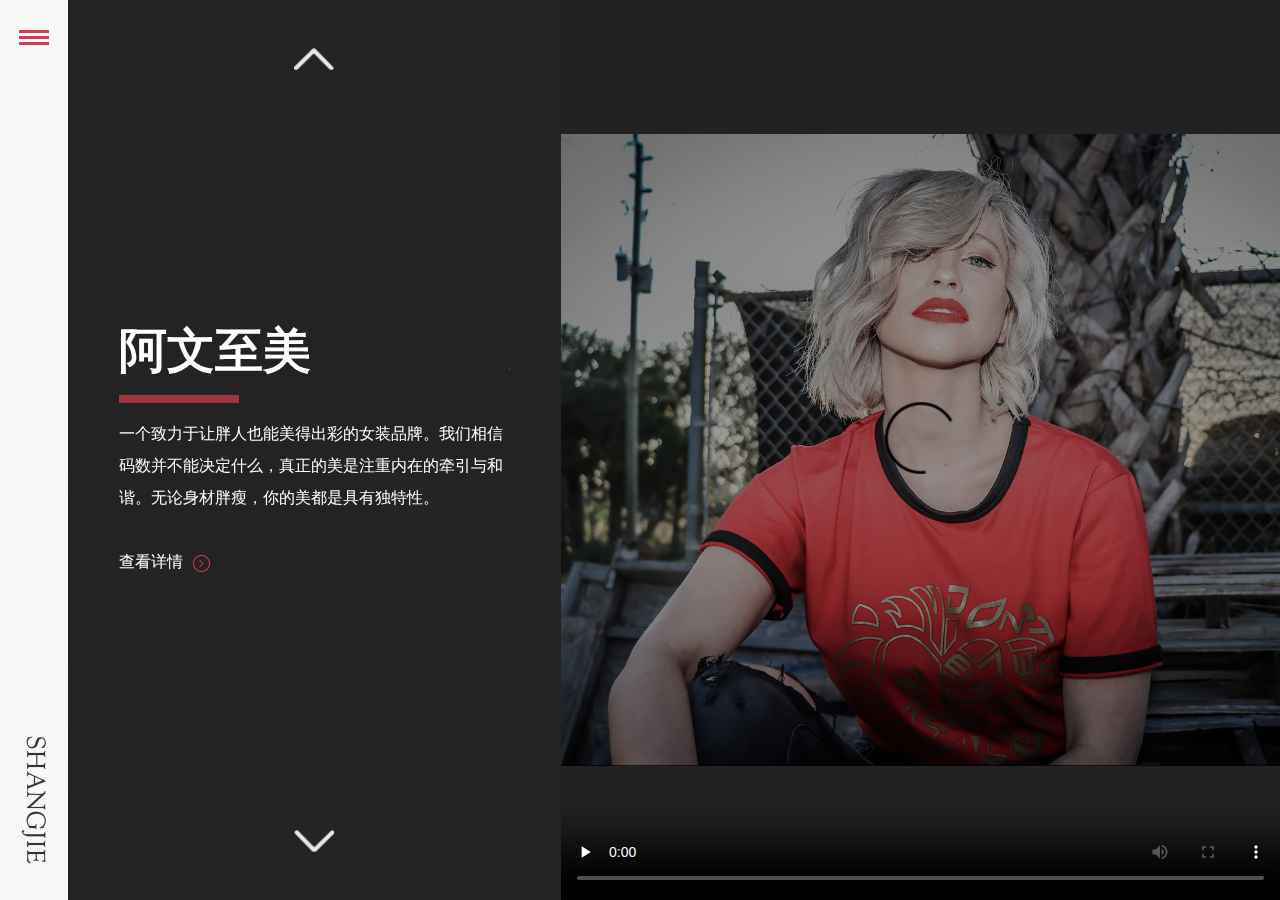
<file: index.html>
<!DOCTYPE html>
<html lang="en">

	<head>
		<meta charset="UTF-8">
		<meta name="viewport" content="initial-scale=1, maximum-scale=1, minimum-scale=1, user-scalable=no">
		<title>首页</title>
		<script type="text/javascript" src="http://cdn.webfont.youziku.com/wwwroot/js/wf/youziku.api.min.js"></script>
		<script src="./js/swiper-4.3.2.min.js"></script>
		<script src="./js/jquery-1.11.3.min.js"></script>
		<script type="text/javascript" src="js/rem.js"></script>
		<script type="text/javascript" src="js/fastclick.js"></script>
		<link rel="stylesheet" href="./css/style.css">
	</head>
	<script type="text/javascript" src="./js/click.js"></script>

	<body data="home">
		<div class="wrapper">
			<div class="nav">
				<div class="menu"><img src="./img/menu.png" alt=""></div>
				<div class="name"><img src="./img/name.png" alt=""></div>
			</div>
			<div class="text">
				<div class="text-container">
					<div class="swiper-wrapper">
						<div class="swiper-slide">
							<div class="box-wrapper">
								<h1>阿文至美</h1>
								<div class="border"></div>
								<p>一个致力于让胖人也能美得出彩的女装品牌。我们相信码数并不能决定什么，真正的美是注重内在的牵引与和谐。无论身材胖瘦，你的美都是具有独特性。</p>
								<br>
								<a href="./html/brand.html">查看详情<img src="./img/more-btn.png" alt=""></a>
							</div>
						</div>
						<div class="swiper-slide">
							<div class="box-wrapper">
								<h1>九橫九竖</h1>
								<div class="border"></div>
								<p>一个致力于让胖人也能美得出彩的女装品牌。我们相信码数并不能决定什么，真正的美是注重内在的牵引与和谐。无论身材胖瘦，你的美都是具有独特性。</p>
								<br>
								<a href="./html/brand.html">查看详情<img src="./img/more-btn.png" alt=""></a>
							</div>
						</div>
						<div class="swiper-slide">
							<div class="box-wrapper">
								<h1>阿文至美</h1>
								<div class="border"></div>
								<p>一个致力于让胖人也能美得出彩的女装品牌。我们相信码数并不能决定什么，真正的美是注重内在的牵引与和谐。无论身材胖瘦，你的美都是具有独特性。</p>
								<br>
								<a href="./html/brand.html">查看详情<img src="./img/more-btn.png" alt=""></a>
							</div>
						</div>
						<div class="swiper-slide">
							<div class="box-wrapper">
								<h1>阿文至美</h1>
								<div class="border"></div>
								<p>一个致力于让胖人也能美得出彩的女装品牌。我们相信码数并不能决定什么，真正的美是注重内在的牵引与和谐。无论身材胖瘦，你的美都是具有独特性。</p>
								<br>
								<a href="./html/brand.html">查看详情<img src="./img/more-btn.png" alt=""></a>
							</div>
						</div>
						<div class="swiper-slide">
							<div class="box-wrapper">
								<h1>视频展示<span class="play-logo"><img src="./img/play-logo.png" alt="" /></span></h1>
								<div class="border"></div>
								<p>我们始终相信码数不能决定什么，细节设计，穿着自信自在才是产品的设计灵魂。</p>
								<br>
								<a href="./html/video.html">更多视频<img src="./img/more-btn.png" alt=""></a>
							</div>
						</div>
					</div>
				</div>
				<div class="text-button-prev"></div>
				<div class="text-button-next"></div>
			</div>
			<div class="show">
				<div class="show-container">
					<div class="swiper-wrapper">
						<div class="swiper-slide">
							<video src="./video/show.mp4" width="100%" height="100%" type="video/mp4" poster="./img/video-bg.jpg" preload="none" controls="controls" id="h-video"></video>
						</div>
						<div class="swiper-slide" style="background: url('./img/bg1.jpg') no-repeat center center;background-size: cover"></div>
						<div class="swiper-slide" style="background: url('./img/bg1.jpg') no-repeat center center;background-size: cover"></div>
						<div class="swiper-slide" style="background: url('./img/bg1.jpg') no-repeat center center;background-size: cover"></div>
						<div class="swiper-slide" style="background: url('./img/bg1.jpg') no-repeat center center;background-size: cover"></div>
					</div>
					<div class="swiper-pagination"></div>
				</div>
			</div>
		</div>
		<div class="navigation">
			<div class="nav-fork"><img src="./img/nav-fork.png" alt=""></div>
			<a class="logo" href="./index.html"><img src="./img/logo.png" alt=""></a>
			<div class="box">
				<ul class="first-nav">
					<li>
						<a href="./index.html">首页</a>
					</li>
					<li class="click-nav">
						<a href="javascript:void(0)">旗下品牌</a>
						<img src="./img/nav-arrow.png" alt="">
					</li>
					<!--<li>
						<a href="./html/products.html">产品展示</a>
					</li>-->
					<li class="click-nav">
						<a href="javascript:void(0)">视频展示</a>
						<img src="./img/nav-arrow.png" alt="">
					</li>
					<li class="click-nav">
						<a href="javascript:void(0)">走进裳界</a><img src="./img/nav-arrow.png" alt=""></li>
					<li>
						<a href="./html/join.html">加盟裳界</a>
					</li>
					<li>
						<a href="./html/question.html">常见问题</a>
					</li>
				</ul>
				<ul class="second-nav">
					<li class="one">
						<a href="javascript:void(0)"><img src="./img/nav-arrow-two.png" alt=""><span>旗下品牌</span></a>
					</li>
					<li class="click-nav-two">
						<a href="javascript:void(0)">九横九竖</a>
						<img src="./img/nav-arrow.png" alt="">
					</li>
					<li class="click-nav-two">
						<a href="javascript:void(0)">阿文至美</a>
						<img src="./img/nav-arrow.png" alt="">
					</li>
					<li class="click-nav-two">
						<a href="javascript:void(0)">宽松时代</a>
						<img src="./img/nav-arrow.png" alt="">
					</li>
				</ul>
				<ul class="second-nav">
					<li class="one">
						<a href="javascript:void(0)"><img src="./img/nav-arrow-two.png" alt=""><span>视频展示</span></a>
					</li>
					<li>
						<a href="./html/video.html">公司介绍</a>
					</li>
					<li>
						<a href="./html/video.html">当季主推</a>
					</li>
				</ul>
				<ul class="second-nav">
					<li class="one">
						<a href="javascript:void(0)"><img src="./img/nav-arrow-two.png" alt=""><span>走进裳界</span></a>
					</li>
					<li>
						<a href="./html/about.html">关于我们</a>
					</li>
					<!--<li>
						<a href="./html/news.html">公司新闻</a>
					</li>-->
					<li>
						<a href="">潮流资讯</a>
					</li>
				</ul>
				<ul class="third-nav">
					<li class="two">
						<a href="javascript:void(0)"><img src="./img/nav-arrow-two.png" alt=""><span>九横九竖</span></a>
					</li>
					<li>
						<a href="./html/brandStory.html">品牌故事</a>
					</li>
					<li class="click-nav-three">
						<a href="./html/products.html">产品展示</a>
					</li>
				</ul>
				<ul class="third-nav">
					<li class="two">
						<a href="javascript:void(0)"><img src="./img/nav-arrow-two.png" alt=""><span>阿文至美</span></a>
					</li>
					<li>
						<a href="./html/brandStory.html">品牌故事</a>
					</li>
					<li class="click-nav-three">
						<a href="./html/products2.html">产品展示</a>
					</li>
				</ul>
				<ul class="third-nav">
					<li class="two">
						<a href="javascript:void(0)"><img src="./img/nav-arrow-two.png" alt=""><span>宽松时代</span></a>
					</li>
					<li>
						<a href="./html/brandStory.html">品牌故事</a>
					</li>
					<li class="click-nav-three">
						<a href="./html/products3.html">产品展示</a>
					</li>
				</ul>
				<!--<div class="footer">
					<div class="brand-logo">
						<a href=""><img src="./img/jiuhengjiushu.png" alt=""></a>
						<a href=""><img src="./img/awenzhimei.png" alt=""></a>
						<a href=""><img src="./img/kuansongshidai.png" alt=""></a>
						<a href=""><img src="./img/awenliwai.png" alt=""></a>
					</div>
					<p>
						©2018 ALL RIGHTS RESERVED.<br> 粤ICP备17132424号
						<br>
						<a href="http://www.2000new.com/">新际网络</a>
						<br>
					</p>
				</div>-->
			</div>
		</div>

	</body>
	<!--导航栏-->
	<script type="text/javascript" src="./js/nav.js"></script>
	<script>
		//webfont字体
		$youziku.load("body", "db5abd212b814f6a9108042c3cd11527", "SiYuanRegular");
		$youziku.load(".wrapper .text .text-container .swiper-wrapper .swiper-slide .box-wrapper h1", "c7292dcc93cd4bdb8d28f6356395edf7", "SourceHanSerif-H");
		$youziku.draw();
		//轮播
		var text = new Swiper('.text-container', {
			direction: 'vertical',
			speed: 1000,
			slidesPerView: 1,
			mousewheel: true,
			autoHeight: true,
			navigation: {
				nextEl: '.text-button-next',
				prevEl: '.text-button-prev',
			},
			pagination: {
				el: '.swiper-pagination',
				clickable: true,
			},
			controller: {
				inverse: true,
			},
		})
		var show = new Swiper('.show-container', {
			direction: 'vertical',
			slidesPerView: 1,
			speed: 1000,
			mousewheel: true,
			autoHeight: true,
			initialSlide: 4,
			controller: {
				inverse: true,
			},
		})
		text.controller.control = show
		show.controller.control = text
	</script>
	<!--手机端-->
	<script type="text/javascript">
		var text = new Swiper('.mobile-swiper', {
			direction: 'vertical',
			slidesPerView: 'auto',
			spaceBetween: 0,
			speed: 1000,
			autoHeight: true,
			mousewheel: true,
		})
		var hVideo = document.getElementById("h-video")
		if($(".play-logo").css("display") == "block") {
			hVideo.controls = false;
			$(".play-logo").click(function() {
				if(hVideo.paused) {
//					$(".text").css("display", "none")
					hVideo.play()
				}
			})
			$("#h-video").click(function(){
//				$(".text").css("display", "block")
				hVideo.pause()
			})
		}else if(hVideo.paused){
			$(".text").css("display", "block")
		}
		
	</script>

</html>
</file>
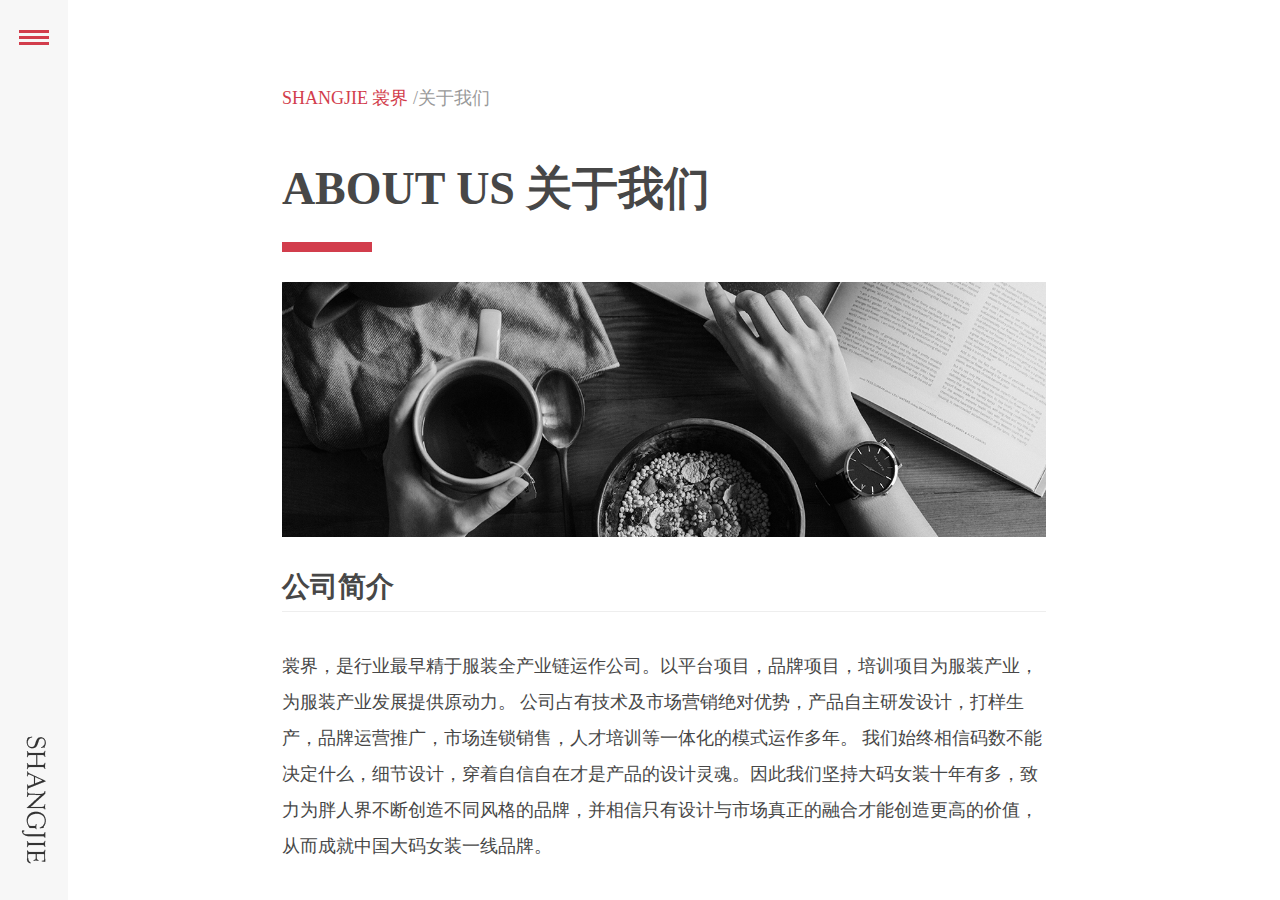
<file: html/about.html>
<!DOCTYPE html>
<html lang="en">

	<head>
		<meta charset="UTF-8">
		<meta name="viewport" content="initial-scale=1, maximum-scale=1, minimum-scale=1, user-scalable=no">
		<title>关于我们</title>
		<script type="text/javascript" src="http://cdn.webfont.youziku.com/wwwroot/js/wf/youziku.api.min.js"></script>
		<script src="../js/swiper-4.3.2.min.js"></script>
		<script src="../js/jquery-1.11.3.min.js"></script>
		<script type="text/javascript" src="../js/fastclick.js" ></script>
		<script type="text/javascript" src="../js/rem.js" ></script>
		<link rel="stylesheet" href="../css/style.css">
	</head>
	<script type="text/javascript" src="../js/click.js" ></script>
	<body data="about">
		<div class="wrapper">
			<div class="nav">
				<div class="menu"><img src="../img/menu.png" alt=""></div>
				<div class="name"><img src="../img/name.png" alt=""></div>
			</div>
			<div class="page">
				<div class="page-nav">
					<a href="../index.html">SHANGJIE 裳界</a>
					/关于我们
				</div>
				<h1>ABOUT US  关于我们</h1>
				<div class="border"></div>
				<div class="about-page">
					<img src="../img/about-bg1.jpg" alt="" />
					<br />
					<h2>公司简介</h2>
					<div class="small-border"></div>
					<br />
					<p>
						裳界，是行业最早精于服装全产业链运作公司。以平台项目，品牌项目，培训项目为服装产业，为服装产业发展提供原动力。 公司占有技术及市场营销绝对优势，产品自主研发设计，打样生产，品牌运营推广，市场连锁销售，人才培训等一体化的模式运作多年。 我们始终相信码数不能决定什么，细节设计，穿着自信自在才是产品的设计灵魂。因此我们坚持大码女装十年有多，致力为胖人界不断创造不同风格的品牌，并相信只有设计与市场真正的融合才能创造更高的价值，从而成就中国大码女装一线品牌。
					</p>
					<br />
					<br />
				</div>
				<div class="about-page">
					<img src="../img/about-bg2.jpg" alt="" />
					<br />
					<h2>设计理念</h2>
					<div class="small-border"></div>
					<br />
					<p>
						每一个设计非一蹴而就是触摸生活，聆听内心从中撷取智慧与能量反复琢磨、推敲，一点一滴汇集于服装。
					</p>
					<br />
					<br />
				</div>
				<div class="about-page">
					<img src="../img/about-bg3.jpg" alt="" />
					<br />
					<h2>核心团队</h2>
					<div class="small-border"></div>
					<br />
					<p>
						裳界拥有数十名专业设计师，平均年龄30岁，阅历丰富而勇于创新的他们随时穿梭于巴黎、米兰、纽约、东京等时装之都的各大秀场及城市街头去捕捉当下流行的最时尚元素。
					</p>
					<br />
					<br />
				</div>
				<div class="about-page">
					<img src="../img/about-bg4.jpg" alt="" />
					<br />
					<h2>制作工艺</h2>
					<div class="small-border"></div>
					<br />
					<p>
						裳界传承高级定制的工艺方法，360°精良制衣。进口优质面料，简欧廓型，精细版型工艺，以足够的耐心和专注，保证美感贯穿如一，为衣服注入生命。这是创作之旅的句号，亦是穿衣之旅的开始。
					</p>
					<br />
					<br />
				</div>
				<div class="small-border"></div>
				<div class="radius-wrapper">
					<div class="radius">
						<i class="iconfont icon-shangxiajiantou1"></i>
					</div>
				</div>
			</div>
		</div>
		<div class="navigation">
			<div class="nav-fork"><img src="../img/nav-fork.png" alt=""></div>
			<a class="logo" href="../index.html"><img src="../img/logo.png" alt=""></a>
			<div class="box">
				<ul class="first-nav">
					<li>
						<a href="../index.html">首页</a>
					</li>
					<li class="click-nav">
						<a href="javascript:void(0)">旗下品牌</a>
						<img src="../img/nav-arrow.png" alt="">
					</li>
					<!--<li>
						<a href="./html/products.html">产品展示</a>
					</li>-->
					<li class="click-nav">
						<a href="javascript:void(0)">视频展示</a>
						<img src="../img/nav-arrow.png" alt="">
					</li>
					<li class="click-nav">
						<a href="javascript:void(0)">走进裳界</a><img src="../img/nav-arrow.png" alt=""></li>
					<li>
						<a href="./join.html">加盟裳界</a>
					</li>
					<li>
						<a href="./question.html">常见问题</a>
					</li>
				</ul>
				<ul class="second-nav">
					<li class="one">
						<a href="javascript:void(0)"><img src="../img/nav-arrow-two.png" alt=""><span>旗下品牌</span></a>
					</li>
					<li class="click-nav-two">
						<a href="javascript:void(0)">九横九竖</a>
						<img src="../img/nav-arrow.png" alt="">
					</li>
					<li class="click-nav-two">
						<a href="javascript:void(0)">阿文至美</a>
						<img src="../img/nav-arrow.png" alt="">
					</li>
					<li class="click-nav-two">
						<a href="javascript:void(0)">宽松时代</a>
						<img src="../img/nav-arrow.png" alt="">
					</li>
				</ul>
				<ul class="second-nav">
					<li class="one">
						<a href="javascript:void(0)"><img src="../img/nav-arrow-two.png" alt=""><span>视频展示</span></a>
					</li>
					<li>
						<a href="./video.html">公司介绍</a>
					</li>
					<li>
						<a href="./video.html">当季主推</a>
					</li>
				</ul>
				<ul class="second-nav">
					<li class="one">
						<a href="javascript:void(0)"><img src="../img/nav-arrow-two.png" alt=""><span>走进裳界</span></a>
					</li>
					<li>
						<a href="./about.html">关于我们</a>
					</li>
					<!--<li>
						<a href="./html/news.html">公司新闻</a>
					</li>-->
					<li>
						<a href="">潮流资讯</a>
					</li>
				</ul>
				<ul class="third-nav">
					<li class="two">
						<a href="javascript:void(0)"><img src="../img/nav-arrow-two.png" alt=""><span>九横九竖</span></a>
					</li>
					<li>
						<a href="./brandStory.html">品牌故事</a>
					</li>
					<li class="click-nav-three">
						<a href="./products.html">产品展示</a>
					</li>
				</ul>
				<ul class="third-nav">
					<li class="two">
						<a href="javascript:void(0)"><img src="../img/nav-arrow-two.png" alt=""><span>阿文至美</span></a>
					</li>
					<li>
						<a href="./brandStory.html">品牌故事</a>
					</li>
					<li class="click-nav-three">
						<a href="./products2.html">产品展示</a>
					</li>
				</ul>
				<ul class="third-nav">
					<li class="two">
						<a href="javascript:void(0)"><img src="../img/nav-arrow-two.png" alt=""><span>宽松时代</span></a>
					</li>
					<li>
						<a href="./brandStory.html">品牌故事</a>
					</li>
					<li class="click-nav-three">
						<a href="./products3.html">产品展示</a>
					</li>
				</ul>
				<!--<div class="footer">
					<div class="brand-logo">
						<a href=""><img src="../img/jiuhengjiushu.png" alt=""></a>
						<a href=""><img src="../img/awenzhimei.png" alt=""></a>
						<a href=""><img src="../img/kuansongshidai.png" alt=""></a>
						<a href=""><img src="../img/awenliwai.png" alt=""></a>
					</div>
					<p>
						©2018 ALL RIGHTS RESERVED.<br> 粤ICP备17132424号
						<br>
						<a href="http://www.2000new.com/">新际网络</a>
						<br>
					</p>
				</div>-->
			</div>
		</div>

	</body>
	<script type="text/javascript" src="../js/nav.js" ></script>
	<script>
		//webfont字体
		$youziku.load("body", "db5abd212b814f6a9108042c3cd11527", "SiYuanRegular");
		$youziku.draw();
		//导航栏高亮控制
		//返回顶部
		$(".wrapper .page .radius-wrapper").click(function() {
			$(".page").animate({
				scrollTop: 0
			}, 500);
		})
	</script>

</html>
</file>
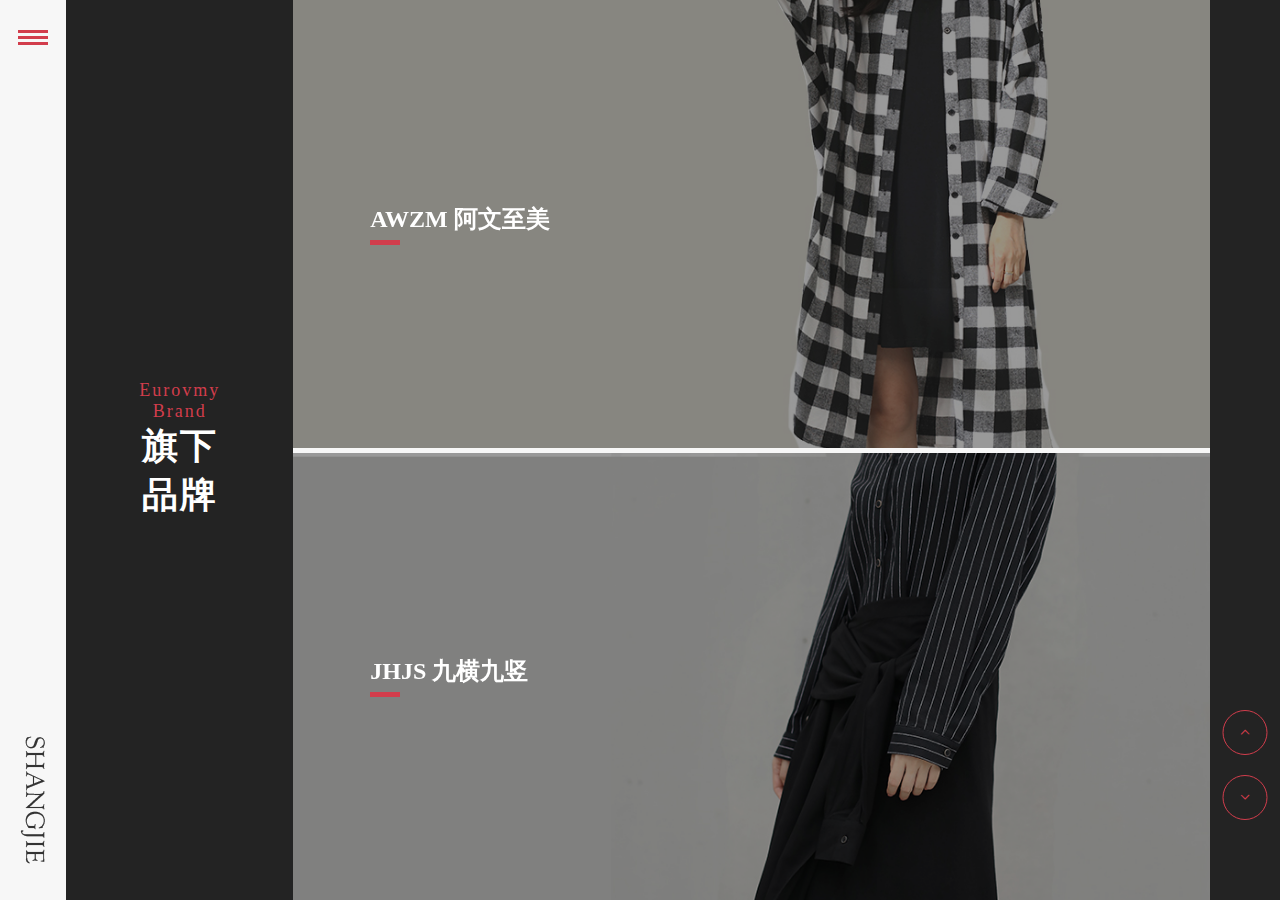
<file: html/brand.html>
<!DOCTYPE html>
<html lang="en">

	<head>
		<meta charset="UTF-8">
		<meta name="viewport" content="initial-scale=1, maximum-scale=1, minimum-scale=1, user-scalable=no">
		<title>旗下品牌</title>
		<script type="text/javascript" src="http://cdn.webfont.youziku.com/wwwroot/js/wf/youziku.api.min.js"></script>
		<script src="../js/swiper-4.3.2.min.js"></script>
		<script src="../js/jquery-1.11.3.min.js"></script>
		<script type="text/javascript" src="../js/fastclick.js"></script>
		<script type="text/javascript" src="../js/rem.js"></script>
		<link rel="stylesheet" href="../css/style.css">
	</head>
	<script type="text/javascript" src="../js/click.js"></script>

	<body data="brand">
		<div class="wrapper brand-wrapper">
			<div class="nav">
				<div class="menu"><img src="../img/menu.png" alt=""></div>
				<div class="name"><img src="../img/name.png" alt=""></div>
			</div>
			<div class="float">
				<div class="brand">
					<div class="brand-text">
						<span>Eurovmy Brand</span>
						<h1>旗下品牌</h1>
					</div>
				</div>
				<div class="brand-right">
					<div class="swiper-wrapper">
						<div class="bg-wrapper swiper-slide" style="background: url('../img/brand-bg1.jpg') no-repeat center center;background-size: cover;">
							<a href="./brandStory.html">
								<div class="bg-title">
									<div class="title-wrapper">
										<h2>AWZM 阿文至美</h2>
										<div class="border"></div>
									</div>
								</div>
							</a>

						</div>
						<div class="bg-wrapper swiper-slide" style="background: url('../img/brand-bg2.jpg') no-repeat center center;background-size: cover;">
							<a href="./brandStory.html">
								<div class="bg-title">
									<div class="title-wrapper">
										<h2>JHJS 九横九竖</h2>
										<div class="border"></div>
									</div>
								</div>
							</a>
						</div>
						<div class="bg-wrapper swiper-slide" style="background: url('../img/brand-bg1.jpg') no-repeat center center;background-size: cover;">
							<a href="./brandStory.html">
								<div class="bg-title">
									<div class="title-wrapper">
										<h2>AWZM 阿文至美</h2>
										<div class="border"></div>
									</div>
								</div>
							</a>

						</div>
						<div class="bg-wrapper swiper-slide" style="background: url('../img/brand-bg2.jpg') no-repeat center center;background-size: cover;">
							<a href="./brandStory.html">
								<div class="bg-title">
									<div class="title-wrapper">
										<h2>JHJS 九横九竖</h2>
										<div class="border"></div>
									</div>
								</div>
							</a>
						</div>
					</div>
				</div>
				<div class="brand-nav">
					<div class="btn-wrapper">
						<div class="radius brand-prev">
							<i class="iconfont icon-shangxiajiantou1"></i>
						</div>
						<div class="radius brand-next">
							<i class="iconfont icon-shangxiajiantou2"></i>
						</div>
					</div>
				</div>
			</div>
		</div>
		<div class="navigation">
			<div class="nav-fork"><img src="../img/nav-fork.png" alt=""></div>
			<a class="logo" href="../index.html"><img src="../img/logo.png" alt=""></a>
			<div class="box">
				<ul class="first-nav">
					<li>
						<a href="../index.html">首页</a>
					</li>
					<li class="click-nav">
						<a href="javascript:void(0)">旗下品牌</a>
						<img src="../img/nav-arrow.png" alt="">
					</li>
					<!--<li>
						<a href="./html/products.html">产品展示</a>
					</li>-->
					<li class="click-nav">
						<a href="javascript:void(0)">视频展示</a>
						<img src="../img/nav-arrow.png" alt="">
					</li>
					<li class="click-nav">
						<a href="javascript:void(0)">走进裳界</a><img src="../img/nav-arrow.png" alt=""></li>
					<li>
						<a href="./join.html">加盟裳界</a>
					</li>
					<li>
						<a href="./question.html">常见问题</a>
					</li>
				</ul>
				<ul class="second-nav">
					<li class="one">
						<a href="javascript:void(0)"><img src="../img/nav-arrow-two.png" alt=""><span>旗下品牌</span></a>
					</li>
					<li class="click-nav-two">
						<a href="javascript:void(0)">九横九竖</a>
						<img src="../img/nav-arrow.png" alt="">
					</li>
					<li class="click-nav-two">
						<a href="javascript:void(0)">阿文至美</a>
						<img src="../img/nav-arrow.png" alt="">
					</li>
					<li class="click-nav-two">
						<a href="javascript:void(0)">宽松时代</a>
						<img src="../img/nav-arrow.png" alt="">
					</li>
				</ul>
				<ul class="second-nav">
					<li class="one">
						<a href="javascript:void(0)"><img src="../img/nav-arrow-two.png" alt=""><span>视频展示</span></a>
					</li>
					<li>
						<a href="./video.html">公司介绍</a>
					</li>
					<li>
						<a href="./video.html">当季主推</a>
					</li>
				</ul>
				<ul class="second-nav">
					<li class="one">
						<a href="javascript:void(0)"><img src="../img/nav-arrow-two.png" alt=""><span>走进裳界</span></a>
					</li>
					<li>
						<a href="./about.html">关于我们</a>
					</li>
					<!--<li>
						<a href="./html/news.html">公司新闻</a>
					</li>-->
					<li>
						<a href="">潮流资讯</a>
					</li>
				</ul>
				<ul class="third-nav">
					<li class="two">
						<a href="javascript:void(0)"><img src="../img/nav-arrow-two.png" alt=""><span>九横九竖</span></a>
					</li>
					<li>
						<a href="./brandStory.html">品牌故事</a>
					</li>
					<li class="click-nav-three">
						<a href="./products.html">产品展示</a>
					</li>
				</ul>
				<ul class="third-nav">
					<li class="two">
						<a href="javascript:void(0)"><img src="../img/nav-arrow-two.png" alt=""><span>阿文至美</span></a>
					</li>
					<li>
						<a href="./brandStory.html">品牌故事</a>
					</li>
					<li class="click-nav-three">
						<a href="./products2.html">产品展示</a>
					</li>
				</ul>
				<ul class="third-nav">
					<li class="two">
						<a href="javascript:void(0)"><img src="../img/nav-arrow-two.png" alt=""><span>宽松时代</span></a>
					</li>
					<li>
						<a href="./brandStory.html">品牌故事</a>
					</li>
					<li class="click-nav-three">
						<a href="./products3.html">产品展示</a>
					</li>
				</ul>
				<!--<div class="footer">
					<div class="brand-logo">
						<a href=""><img src="../img/jiuhengjiushu.png" alt=""></a>
						<a href=""><img src="../img/awenzhimei.png" alt=""></a>
						<a href=""><img src="../img/kuansongshidai.png" alt=""></a>
						<a href=""><img src="../img/awenliwai.png" alt=""></a>
					</div>
					<p>
						©2018 ALL RIGHTS RESERVED.<br> 粤ICP备17132424号
						<br>
						<a href="http://www.2000new.com/">新际网络</a>
						<br>
					</p>
				</div>-->
			</div>
		</div>

	</body>
	<script type="text/javascript" src="../js/nav.js"></script>
	<script>
		//品牌
		var brand = new Swiper('.brand-right', {
			direction: 'vertical',
			slidesPerView: 2,
			speed: 500,
			mousewheel: true,
			autoHeight: true,
			spaceBetween: 5,
			navigation: {
				nextEl: '.brand-next',
				prevEl: '.brand-prev',
			},
			observer: true,
			observeParents: false,
			breakpoints: {
				320: {
					slidesPerView: 3,
				},
				480: {
					slidesPerView: 3,
				},
				640: {
					slidesPerView: 3,
				}
			}
		})
		//webfont字体
		$youziku.load("body", "db5abd212b814f6a9108042c3cd11527", "SiYuanRegular");
		$youziku.draw();
	</script>

</html>
</file>
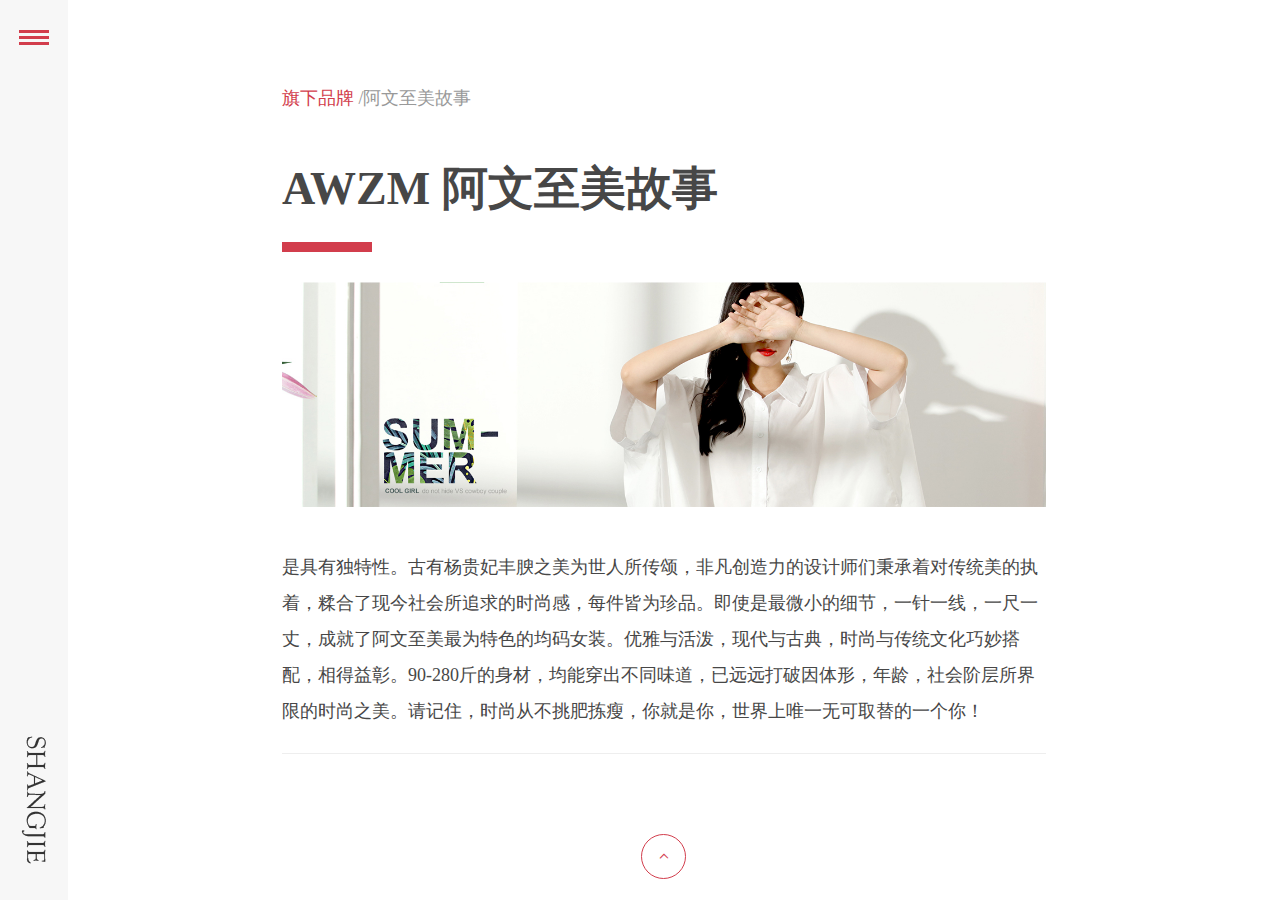
<file: html/brandStory.html>
<!DOCTYPE html>
<html lang="en">

	<head>
		<meta charset="UTF-8">
		<meta name="viewport" content="initial-scale=1, maximum-scale=1, minimum-scale=1, user-scalable=no">
		<title>品牌故事</title>
		<script type="text/javascript" src="http://cdn.webfont.youziku.com/wwwroot/js/wf/youziku.api.min.js"></script>
		<script src="../js/swiper-4.3.2.min.js"></script>
		<script src="../js/jquery-1.11.3.min.js"></script>
		<script type="text/javascript" src="../js/rem.js"></script>
		<script type="text/javascript" src="../js/fastclick.js"></script>
		<link rel="stylesheet" href="../css/style.css">
	</head>
	<script type="text/javascript" src="../js/click.js"></script>

	<body data="brand">
		<div class="wrapper">
			<div class="nav">
				<div class="menu"><img src="../img/menu.png" alt=""></div>
				<div class="name"><img src="../img/name.png" alt=""></div>
			</div>
			<div class="page">
				<div class="page-nav">
					<a href="./brand.html">旗下品牌</a>
					/阿文至美故事
				</div>
				<h1>AWZM 阿文至美故事</h1>
				<div class="border"></div>
				<img src="../img/story-bg.jpg" alt="">
				<p>是具有独特性。古有杨贵妃丰腴之美为世人所传颂，非凡创造力的设计师们秉承着对传统美的执着，糅合了现今社会所追求的时尚感，每件皆为珍品。即使是最微小的细节，一针一线，一尺一丈，成就了阿文至美最为特色的均码女装。优雅与活泼，现代与古典，时尚与传统文化巧妙搭配，相得益彰。90-280斤的身材，均能穿出不同味道，已远远打破因体形，年龄，社会阶层所界限的时尚之美。请记住，时尚从不挑肥拣瘦，你就是你，世界上唯一无可取替的一个你！</p>
				<div class="small-border"></div>
				<div class="radius-wrapper">
					<div class="radius">
						<i class="iconfont icon-shangxiajiantou1"></i>
					</div>
				</div>
			</div>
		</div>
		<div class="navigation">
			<div class="nav-fork"><img src="../img/nav-fork.png" alt=""></div>
			<a class="logo" href="../index.html"><img src="../img/logo.png" alt=""></a>
			<div class="box">
				<ul class="first-nav">
					<li>
						<a href="../index.html">首页</a>
					</li>
					<li class="click-nav">
						<a href="javascript:void(0)">旗下品牌</a>
						<img src="../img/nav-arrow.png" alt="">
					</li>
					<!--<li>
						<a href="./html/products.html">产品展示</a>
					</li>-->
					<li class="click-nav">
						<a href="javascript:void(0)">视频展示</a>
						<img src="../img/nav-arrow.png" alt="">
					</li>
					<li class="click-nav">
						<a href="javascript:void(0)">走进裳界</a><img src="../img/nav-arrow.png" alt=""></li>
					<li>
						<a href="./join.html">加盟裳界</a>
					</li>
					<li>
						<a href="./question.html">常见问题</a>
					</li>
				</ul>
				<ul class="second-nav">
					<li class="one">
						<a href="javascript:void(0)"><img src="../img/nav-arrow-two.png" alt=""><span>旗下品牌</span></a>
					</li>
					<li class="click-nav-two">
						<a href="javascript:void(0)">九横九竖</a>
						<img src="../img/nav-arrow.png" alt="">
					</li>
					<li class="click-nav-two">
						<a href="javascript:void(0)">阿文至美</a>
						<img src="../img/nav-arrow.png" alt="">
					</li>
					<li class="click-nav-two">
						<a href="javascript:void(0)">宽松时代</a>
						<img src="../img/nav-arrow.png" alt="">
					</li>
				</ul>
				<ul class="second-nav">
					<li class="one">
						<a href="javascript:void(0)"><img src="../img/nav-arrow-two.png" alt=""><span>视频展示</span></a>
					</li>
					<li>
						<a href="./video.html">公司介绍</a>
					</li>
					<li>
						<a href="./video.html">当季主推</a>
					</li>
				</ul>
				<ul class="second-nav">
					<li class="one">
						<a href="javascript:void(0)"><img src="../img/nav-arrow-two.png" alt=""><span>走进裳界</span></a>
					</li>
					<li>
						<a href="./about.html">关于我们</a>
					</li>
					<!--<li>
						<a href="./html/news.html">公司新闻</a>
					</li>-->
					<li>
						<a href="">潮流资讯</a>
					</li>
				</ul>
				<ul class="third-nav">
					<li class="two">
						<a href="javascript:void(0)"><img src="../img/nav-arrow-two.png" alt=""><span>九横九竖</span></a>
					</li>
					<li>
						<a href="./brandStory.html">品牌故事</a>
					</li>
					<li class="click-nav-three">
						<a href="./products.html">产品展示</a>
					</li>
				</ul>
				<ul class="third-nav">
					<li class="two">
						<a href="javascript:void(0)"><img src="../img/nav-arrow-two.png" alt=""><span>阿文至美</span></a>
					</li>
					<li>
						<a href="./brandStory.html">品牌故事</a>
					</li>
					<li class="click-nav-three">
						<a href="./products2.html">产品展示</a>
					</li>
				</ul>
				<ul class="third-nav">
					<li class="two">
						<a href="javascript:void(0)"><img src="../img/nav-arrow-two.png" alt=""><span>宽松时代</span></a>
					</li>
					<li>
						<a href="./brandStory.html">品牌故事</a>
					</li>
					<li class="click-nav-three">
						<a href="./products3.html">产品展示</a>
					</li>
				</ul>
				<!--<div class="footer">
					<div class="brand-logo">
						<a href=""><img src="../img/jiuhengjiushu.png" alt=""></a>
						<a href=""><img src="../img/awenzhimei.png" alt=""></a>
						<a href=""><img src="../img/kuansongshidai.png" alt=""></a>
						<a href=""><img src="../img/awenliwai.png" alt=""></a>
					</div>
					<p>
						©2018 ALL RIGHTS RESERVED.<br> 粤ICP备17132424号
						<br>
						<a href="http://www.2000new.com/">新际网络</a>
						<br>
					</p>
				</div>-->
			</div>
		</div>
	</body>
	<script type="text/javascript" src="../js/nav.js"></script>
	<script>
		//webfont字体
		$youziku.load("body", "db5abd212b814f6a9108042c3cd11527", "SiYuanRegular");
		$youziku.draw();
		//返回顶部
		$(".wrapper .page .radius-wrapper").click(function() {
			$(".page").animate({
				scrollTop: 0
			}, 500);
		})
	</script>

</html>
</file>
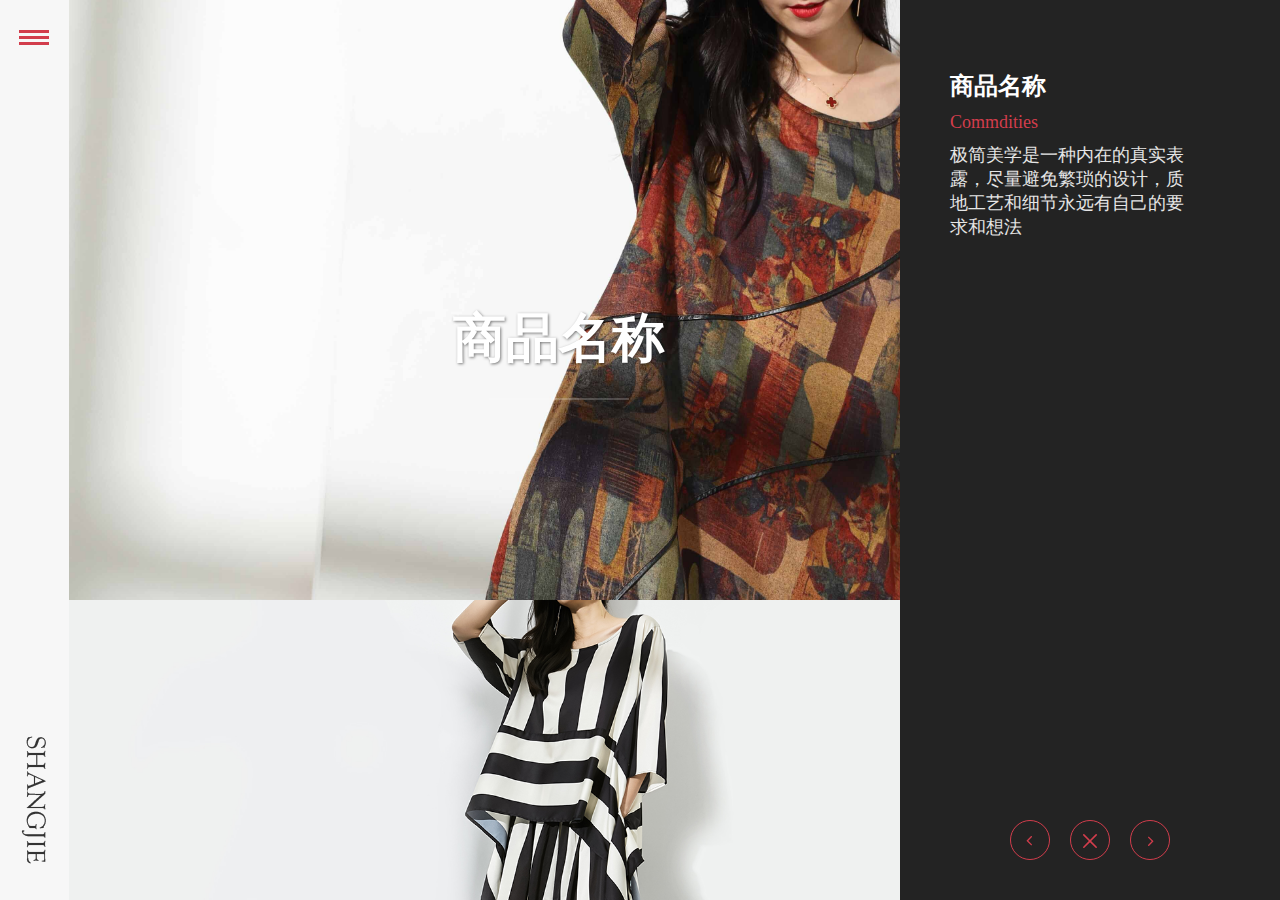
<file: html/goods.html>
<!DOCTYPE html>
<html lang="en">

	<head>
		<meta charset="UTF-8">
		<meta name="viewport" content="initial-scale=1, maximum-scale=1, minimum-scale=1, user-scalable=no">
		<title>商品介绍</title>
		<script type="text/javascript" src="http://cdn.webfont.youziku.com/wwwroot/js/wf/youziku.api.min.js"></script>
		<script src="../js/swiper-4.3.2.min.js"></script>
		<script src="../js/jquery-1.11.3.min.js"></script>
		<script type="text/javascript" src="../js/fastclick.js"></script>
		<script type="text/javascript" src="../js/rem.js"></script>
		<link rel="stylesheet" href="../css/style.css">
	</head>
	<script type="text/javascript" src="../js/click.js"></script>

	<body data="goods">
		<div id="ajax-folio-loader">
			<!-- loading css3 -->
			<div id="followingBallsG">
				<div id="followingBallsG_1" class="followingBallsG">
				</div>
				<div id="followingBallsG_2" class="followingBallsG">
				</div>
				<div id="followingBallsG_3" class="followingBallsG">
				</div>
				<div id="followingBallsG_4" class="followingBallsG">
				</div>
			</div>
		</div>
		<div class="wrapper">
			<div class="nav">
				<div class="menu"><img src="../img/menu.png" alt=""></div>
				<div class="name"><img src="../img/name.png" alt=""></div>
			</div>
			<div class="goods">
				<div class="bg-wrapper">
					<div class="goods-main">
						<div class="name-wrapper">
							<div class="goods-name">
								<h1>商品名称</h1>
							</div>
						</div>
					</div>
					<div class="goods-nav">
						<div class="goods-text">
							<h4>商品名称 <span>Commdities</span></h4>
							<p>极简美学是一种内在的真实表 露，尽量避免繁琐的设计，质 地工艺和细节永远有自己的要 求和想法</p>
						</div>
						<div class="goods-btn">
							<a href="###" class="ajax-left">
								<div class="left">
									<i class="iconfont icon-zuoyoujiantou"></i>
								</div>
							</a>
							<a href="###" class="ajax-fork">
								<div class="fork">
									<i class="iconfont icon-cha"></i>
								</div>
							</a>
							<a href="###" class="ajax-right">
								<div class="right">
									<i class="iconfont icon-zuoyoujiantou-copy-copy"></i>
								</div>
							</a>

						</div>
					</div>
					<div class="goods-bg">
						<img src="../img/goods-bg2.jpg" alt="" />
					</div>
					<div class="space" style="height: 25px;"></div>
					<div class="goods-bg">
						<img src="../img/goods-bg2.jpg" alt="" />
					</div>
					<div class="space" style="height: 25px;"></div>
				</div>
			</div>
		</div>
		<div class="navigation">
			<div class="nav-fork"><img src="../img/nav-fork.png" alt=""></div>
			<a class="logo" href="../index.html"><img src="../img/logo.png" alt=""></a>
			<div class="box">
				<ul class="first-nav">
					<li>
						<a href="../index.html">首页</a>
					</li>
					<li class="click-nav">
						<a href="javascript:void(0)">旗下品牌</a>
						<img src="../img/nav-arrow.png" alt="">
					</li>
					<!--<li>
						<a href="./html/products.html">产品展示</a>
					</li>-->
					<li class="click-nav">
						<a href="javascript:void(0)">视频展示</a>
						<img src="../img/nav-arrow.png" alt="">
					</li>
					<li class="click-nav">
						<a href="javascript:void(0)">走进裳界</a><img src="../img/nav-arrow.png" alt=""></li>
					<li>
						<a href="./join.html">加盟裳界</a>
					</li>
					<li>
						<a href="./question.html">常见问题</a>
					</li>
				</ul>
				<ul class="second-nav">
					<li class="one">
						<a href="javascript:void(0)"><img src="../img/nav-arrow-two.png" alt=""><span>旗下品牌</span></a>
					</li>
					<li class="click-nav-two">
						<a href="javascript:void(0)">九横九竖</a>
						<img src="../img/nav-arrow.png" alt="">
					</li>
					<li class="click-nav-two">
						<a href="javascript:void(0)">阿文至美</a>
						<img src="../img/nav-arrow.png" alt="">
					</li>
					<li class="click-nav-two">
						<a href="javascript:void(0)">宽松时代</a>
						<img src="../img/nav-arrow.png" alt="">
					</li>
				</ul>
				<ul class="second-nav">
					<li class="one">
						<a href="javascript:void(0)"><img src="../img/nav-arrow-two.png" alt=""><span>视频展示</span></a>
					</li>
					<li>
						<a href="./video.html">公司介绍</a>
					</li>
					<li>
						<a href="./video.html">当季主推</a>
					</li>
				</ul>
				<ul class="second-nav">
					<li class="one">
						<a href="javascript:void(0)"><img src="../img/nav-arrow-two.png" alt=""><span>走进裳界</span></a>
					</li>
					<li>
						<a href="./about.html">关于我们</a>
					</li>
					<!--<li>
						<a href="./html/news.html">公司新闻</a>
					</li>-->
					<li>
						<a href="">潮流资讯</a>
					</li>
				</ul>
				<ul class="third-nav">
					<li class="two">
						<a href="javascript:void(0)"><img src="../img/nav-arrow-two.png" alt=""><span>九横九竖</span></a>
					</li>
					<li>
						<a href="./brandStory.html">品牌故事</a>
					</li>
					<li class="click-nav-three">
						<a href="./products.html">产品展示</a>
					</li>
				</ul>
				<ul class="third-nav">
					<li class="two">
						<a href="javascript:void(0)"><img src="../img/nav-arrow-two.png" alt=""><span>阿文至美</span></a>
					</li>
					<li>
						<a href="./brandStory.html">品牌故事</a>
					</li>
					<li class="click-nav-three">
						<a href="./products2.html">产品展示</a>
					</li>
				</ul>
				<ul class="third-nav">
					<li class="two">
						<a href="javascript:void(0)"><img src="../img/nav-arrow-two.png" alt=""><span>宽松时代</span></a>
					</li>
					<li>
						<a href="./brandStory.html">品牌故事</a>
					</li>
					<li class="click-nav-three">
						<a href="./products3.html">产品展示</a>
					</li>
				</ul>
				<!--<div class="footer">
					<div class="brand-logo">
						<a href=""><img src="../img/jiuhengjiushu.png" alt=""></a>
						<a href=""><img src="../img/awenzhimei.png" alt=""></a>
						<a href=""><img src="../img/kuansongshidai.png" alt=""></a>
						<a href=""><img src="../img/awenliwai.png" alt=""></a>
					</div>
					<p>
						©2018 ALL RIGHTS RESERVED.<br> 粤ICP备17132424号
						<br>
						<a href="http://www.2000new.com/">新际网络</a>
						<br>
					</p>
				</div>-->
			</div>
		</div>

	</body>
	<script type="text/javascript" src="../js/nav.js"></script>
	<script>
		//webfont字体
		$youziku.load("body", "db5abd212b814f6a9108042c3cd11527", "SiYuanRegular");
		$youziku.draw();

		//ajax
		//关闭
		$(".ajax-fork").click(function() {
			$.ajax({
				url: "./goods.html",
				success: function() {
					var css = {
						width: "100%"
					}
					$("#ajax-folio-loader").animate(css, 600, reBack)

					function reBack() {
						if(css.width === "100%") {
							$("#followingBallsG").css("display", "block")
							css.width = "0%"
						} else if(css.width === "0%") {
							css.width = "100%"
						}
					}
					setTimeout(function() {
						$("#followingBallsG").css("display", "none")
						$("#ajax-folio-loader").animate(css, 500, reBack)
						window.location.href = "./products.html"
					}, 2000)
				}

			})
		})
		//上一页
		$(".ajax-left").click(function() {
			$.ajax({
				url: "./goods.html",
				success: function() {
					var css = {
						width: "100%"
					}
					$("#ajax-folio-loader").animate(css, 600, reBack)

					function reBack() {
						if(css.width === "100%") {
							$("#followingBallsG").css("display", "block")
							css.width = "0%"
						} else if(css.width === "0%") {
							css.width = "100%"
						}
					}
					setTimeout(function() {
						$("#followingBallsG").css("display", "none")
						$("#ajax-folio-loader").animate(css, 500, reBack)
						window.location.href = "./goods.html"
					}, 2000)
				}

			})
		})
		//下一页
		$(".ajax-right").click(function() {
			$.ajax({
				url: "./goods.html",
				success: function() {
					var css = {
						width: "100%"
					}
					$("#ajax-folio-loader").animate(css, 600, reBack)

					function reBack() {
						if(css.width === "100%") {
							$("#followingBallsG").css("display", "block")
							css.width = "0%"
						} else if(css.width === "0%") {
							css.width = "100%"
						}
					}
					setTimeout(function() {
						$("#followingBallsG").css("display", "none")
						$("#ajax-folio-loader").animate(css, 500, reBack)
						window.location.href = "./goods.html"
					}, 2000)
				}

			})
		})
	</script>

</html>
</file>
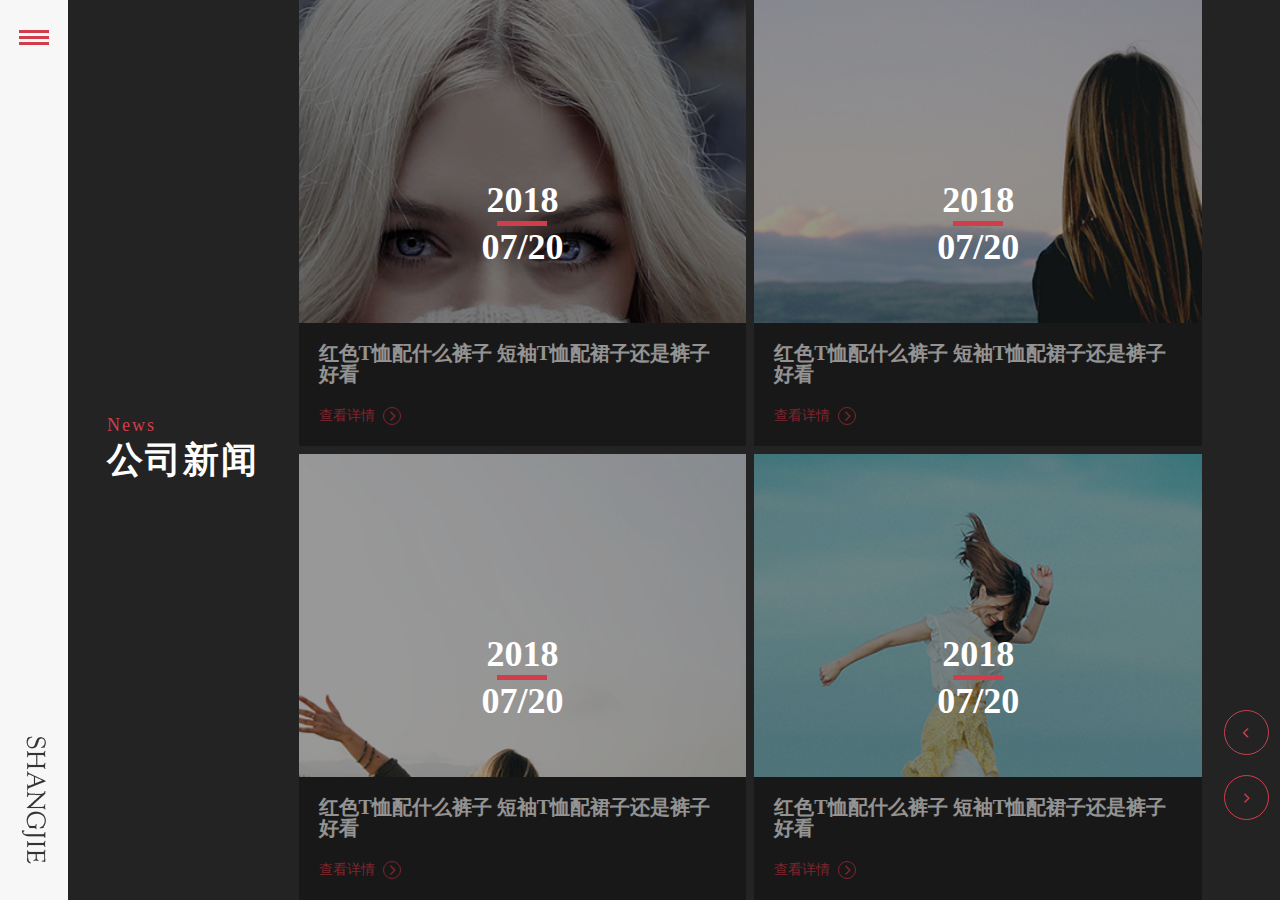
<file: html/news.html>
<!DOCTYPE html>
<html lang="en">

	<head>
		<meta charset="UTF-8">
		<meta name="viewport" content="initial-scale=1, maximum-scale=1, minimum-scale=1, user-scalable=no">
		<title>公司新闻</title>
		<script type="text/javascript" src="http://cdn.webfont.youziku.com/wwwroot/js/wf/youziku.api.min.js"></script>
		<script src="../js/swiper-4.3.2.min.js"></script>
		<script src="../js/jquery-1.11.3.min.js"></script>
		<script type="text/javascript" src="../js/fastclick.js"></script>
		<script type="text/javascript" src="../js/rem.js"></script>
		<link rel="stylesheet" href="../css/style.css">
	</head>
	<script type="text/javascript" src="../js/click.js"></script>

	<body data="about">
		<div class="wrapper news-wrapper">
			<div class="nav">
				<div class="menu"><img src="../img/menu.png" alt=""></div>
				<div class="name"><img src="../img/name.png" alt=""></div>
			</div>
			<div class="news">
				<div class="news-text">
					<span>News</span>
					<h1>公司新闻</h1>
				</div>
			</div>
			<div class="news-right">
				<a class="content-wrapper" style="background: url('../img/news-bg1.jpg') no-repeat center center;background-size: cover;" href="./news2.html">
					<div class="text-wrapper">
						<h4>红色T恤配什么裤子 短袖T恤配裙子还是裤子好看</h4>
						<div class="text-box">
							<p>炎炎夏日里，T恤绝对是你衣橱里的爆款，虽然它是一件非常普普通通的搭配，但是它的可塑性非常强，非常的百搭，可以说你的衣橱里所有的下装都能够搭配。</p>
						</div>
						<div class="more">
							<div class="more-text">查看详情</div>
							<div class="iconfont-wrpper">
								<i class="iconfont icon-zuoyoujiantou-copy-copy"></i>
							</div>
						</div>
					</div>
					<div class="filter">
						<div class="filter-wrapper">
							<div class="year">2018</div>
							<div class="border"></div>
							<div class="date">07/20</div>
						</div>
					</div>
				</a>
				<a class="content-wrapper" style="background: url('../img/news-bg2.jpg') no-repeat center center;background-size: cover;" href="./news2.html">
					<div class="text-wrapper">
						<h4>红色T恤配什么裤子 短袖T恤配裙子还是裤子好看</h4>
						<div class="text-box">
							<p>炎炎夏日里，T恤绝对是你衣橱里的爆款，虽然它是一件非常普普通通的搭配，但是它的可塑性非常强，非常的百搭，可以说你的衣橱里所有的下装都能够搭配。</p>
						</div>
						<div class="more">
							<div class="more-text">查看详情</div>
							<div class="iconfont-wrpper">
								<i class="iconfont icon-zuoyoujiantou-copy-copy"></i>
							</div>
						</div>
					</div>
					<div class="filter">
						<div class="filter-wrapper">
							<div class="year">2018</div>
							<div class="border"></div>
							<div class="date">07/20</div>
						</div>
					</div>
				</a>
				<a class="content-wrapper" style="background: url('../img/news-bg3.jpg') no-repeat center center;background-size: cover;" href="./news2.html">
					<div class="text-wrapper">
						<h4>红色T恤配什么裤子 短袖T恤配裙子还是裤子好看</h4>
						<div class="text-box">
							<p>炎炎夏日里，T恤绝对是你衣橱里的爆款，虽然它是一件非常普普通通的搭配，但是它的可塑性非常强，非常的百搭，可以说你的衣橱里所有的下装都能够搭配。</p>
						</div>
						<div class="more">
							<div class="more-text">查看详情</div>
							<div class="iconfont-wrpper">
								<i class="iconfont icon-zuoyoujiantou-copy-copy"></i>
							</div>
						</div>
					</div>
					<div class="filter">
						<div class="filter-wrapper">
							<div class="year">2018</div>
							<div class="border"></div>
							<div class="date">07/20</div>
						</div>
					</div>
				</a>
				<a class="content-wrapper" style="background: url('../img/news-bg4.jpg') no-repeat center center;background-size: cover;" href="./news2.html">
					<div class="text-wrapper">
						<h4>红色T恤配什么裤子 短袖T恤配裙子还是裤子好看</h4>
						<div class="text-box">
							<p>炎炎夏日里，T恤绝对是你衣橱里的爆款，虽然它是一件非常普普通通的搭配，但是它的可塑性非常强，非常的百搭，可以说你的衣橱里所有的下装都能够搭配。</p>
						</div>
						<div class="more">
							<div class="more-text">查看详情</div>
							<div class="iconfont-wrpper">
								<i class="iconfont icon-zuoyoujiantou-copy-copy"></i>
							</div>
						</div>
					</div>
					<div class="filter">
						<div class="filter-wrapper">
							<div class="year">2018</div>
							<div class="border"></div>
							<div class="date">07/20</div>
						</div>
					</div>
				</a>
			</div>
			<div class="news-nav">
				<div class="btn-wrapper">
					<a href="">
						<div class="radius">
							<i class="iconfont icon-zuoyoujiantou"></i>
						</div>
					</a>
					<a href="">
						<div class="radius">
							<i class="iconfont icon-zuoyoujiantou-copy-copy"></i>
						</div>
					</a>

				</div>
			</div>
		</div>
		<div class="navigation">
			<div class="nav-fork"><img src="../img/nav-fork.png" alt=""></div>
			<a class="logo" href="../index.html"><img src="../img/logo.png" alt=""></a>
			<div class="box">
				<ul class="first-nav">
					<li>
						<a href="../index.html">首页</a>
					</li>
					<li class="click-nav">
						<a href="javascript:void(0)">旗下品牌</a>
						<img src="../img/nav-arrow.png" alt="">
					</li>
					<!--<li>
						<a href="./html/products.html">产品展示</a>
					</li>-->
					<li class="click-nav">
						<a href="javascript:void(0)">视频展示</a>
						<img src="../img/nav-arrow.png" alt="">
					</li>
					<li class="click-nav">
						<a href="javascript:void(0)">走进裳界</a><img src="../img/nav-arrow.png" alt=""></li>
					<li>
						<a href="./join.html">加盟裳界</a>
					</li>
					<li>
						<a href="./question.html">常见问题</a>
					</li>
				</ul>
				<ul class="second-nav">
					<li class="one">
						<a href="javascript:void(0)"><img src="../img/nav-arrow-two.png" alt=""><span>旗下品牌</span></a>
					</li>
					<li class="click-nav-two">
						<a href="javascript:void(0)">九横九竖</a>
						<img src="../img/nav-arrow.png" alt="">
					</li>
					<li class="click-nav-two">
						<a href="javascript:void(0)">阿文至美</a>
						<img src="../img/nav-arrow.png" alt="">
					</li>
					<li class="click-nav-two">
						<a href="javascript:void(0)">宽松时代</a>
						<img src="../img/nav-arrow.png" alt="">
					</li>
				</ul>
				<ul class="second-nav">
					<li class="one">
						<a href="javascript:void(0)"><img src="../img/nav-arrow-two.png" alt=""><span>视频展示</span></a>
					</li>
					<li>
						<a href="./video.html">公司介绍</a>
					</li>
					<li>
						<a href="./video.html">当季主推</a>
					</li>
				</ul>
				<ul class="second-nav">
					<li class="one">
						<a href="javascript:void(0)"><img src="../img/nav-arrow-two.png" alt=""><span>走进裳界</span></a>
					</li>
					<li>
						<a href="./about.html">关于我们</a>
					</li>
					<!--<li>
						<a href="./html/news.html">公司新闻</a>
					</li>-->
					<li>
						<a href="">潮流资讯</a>
					</li>
				</ul>
				<ul class="third-nav">
					<li class="two">
						<a href="javascript:void(0)"><img src="../img/nav-arrow-two.png" alt=""><span>九横九竖</span></a>
					</li>
					<li>
						<a href="./brandStory.html">品牌故事</a>
					</li>
					<li class="click-nav-three">
						<a href="./products.html">产品展示</a>
					</li>
				</ul>
				<ul class="third-nav">
					<li class="two">
						<a href="javascript:void(0)"><img src="../img/nav-arrow-two.png" alt=""><span>阿文至美</span></a>
					</li>
					<li>
						<a href="./brandStory.html">品牌故事</a>
					</li>
					<li class="click-nav-three">
						<a href="./products2.html">产品展示</a>
					</li>
				</ul>
				<ul class="third-nav">
					<li class="two">
						<a href="javascript:void(0)"><img src="../img/nav-arrow-two.png" alt=""><span>宽松时代</span></a>
					</li>
					<li>
						<a href="./brandStory.html">品牌故事</a>
					</li>
					<li class="click-nav-three">
						<a href="./products3.html">产品展示</a>
					</li>
				</ul>
				<!--<div class="footer">
					<div class="brand-logo">
						<a href=""><img src="../img/jiuhengjiushu.png" alt=""></a>
						<a href=""><img src="../img/awenzhimei.png" alt=""></a>
						<a href=""><img src="../img/kuansongshidai.png" alt=""></a>
						<a href=""><img src="../img/awenliwai.png" alt=""></a>
					</div>
					<p>
						©2018 ALL RIGHTS RESERVED.<br> 粤ICP备17132424号
						<br>
						<a href="http://www.2000new.com/">新际网络</a>
						<br>
					</p>
				</div>-->
			</div>
		</div>
	</body>
	<script type="text/javascript" src="../js/nav.js"></script>
	<script>
		//webfont字体
		$youziku.load("body", "db5abd212b814f6a9108042c3cd11527", "SiYuanRegular");
		$youziku.draw();
		//查看详情控制

		$(".wrapper .news-right .content-wrapper").mouseenter(function() {
			$(this).children(".text-wrapper").addClass("animated fadeInUp").children(".text-box").css("height", "auto")
			$(this).mouseleave(function() {
				$(this).children(".text-wrapper").removeClass("animated fadeInUp").children(".text-box").css("height", "0")
			})
		})
	</script>

</html>
</file>
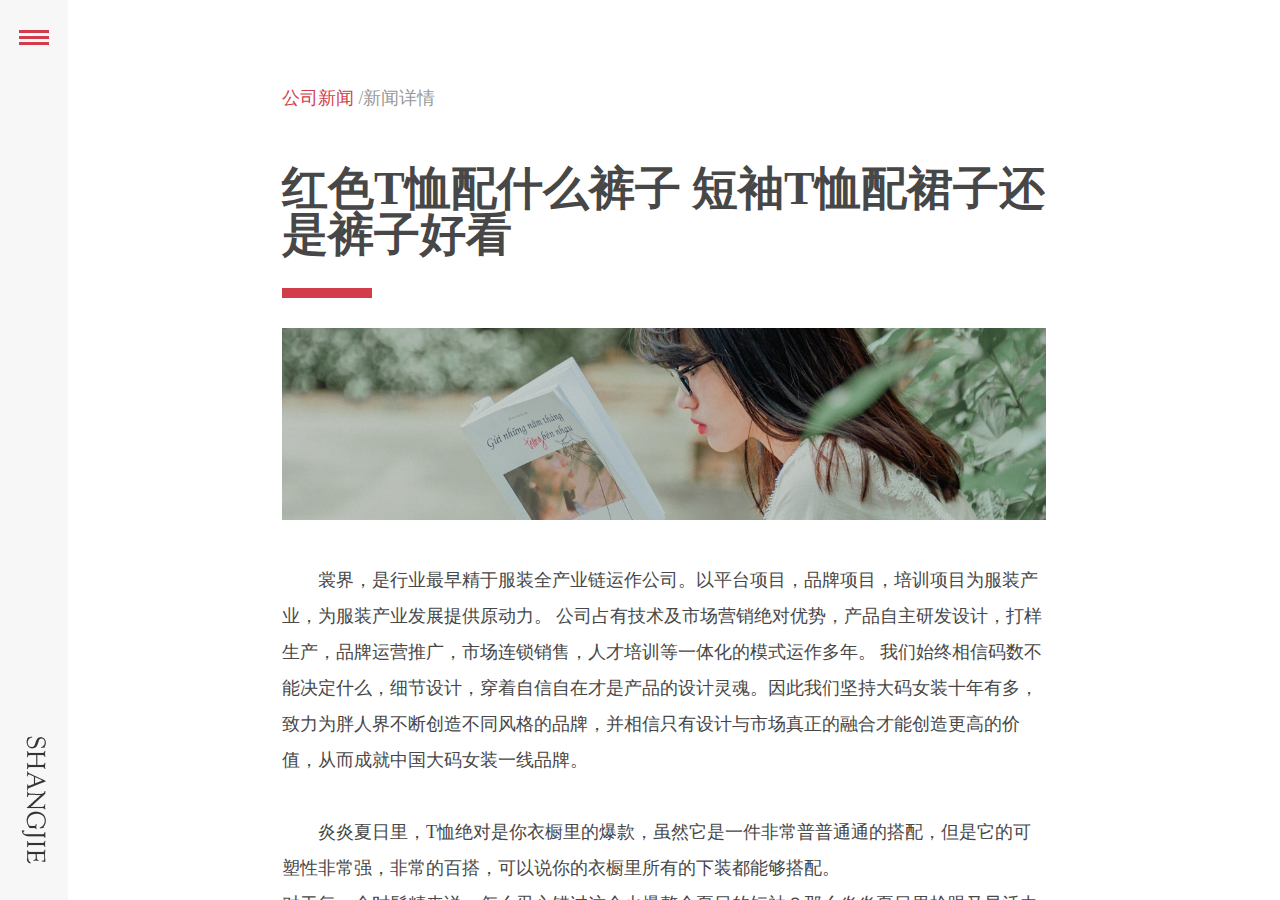
<file: html/news2.html>
<!DOCTYPE html>
<html lang="en">

	<head>
		<meta charset="UTF-8">
		<meta name="viewport" content="initial-scale=1, maximum-scale=1, minimum-scale=1, user-scalable=no">
		<title>新闻详情</title>
		<script type="text/javascript" src="http://cdn.webfont.youziku.com/wwwroot/js/wf/youziku.api.min.js"></script>
		<script src="../js/swiper-4.3.2.min.js"></script>
		<script src="../js/jquery-1.11.3.min.js"></script>
		<script type="text/javascript" src="../js/fastclick.js"></script>
		<script type="text/javascript" src="../js/rem.js"></script>
		<link rel="stylesheet" href="../css/style.css">
	</head>
	<script type="text/javascript" src="../js/click.js"></script>

	<body data="about">
		<div class="wrapper">
			<div class="nav">
				<div class="menu"><img src="../img/menu.png" alt=""></div>
				<div class="name"><img src="../img/name.png" alt=""></div>
			</div>
			<div class="page news-apge">
				<div class="page-nav">
					<a href="./news.html">公司新闻</a>
					/新闻详情
				</div>
				<h1>红色T恤配什么裤子 短袖T恤配裙子还是裤子好看</h1>
				<div class="border"></div>
				<img src="../img/news2-bg.jpg" alt="">
				<p>裳界，是行业最早精于服装全产业链运作公司。以平台项目，品牌项目，培训项目为服装产业，为服装产业发展提供原动力。 公司占有技术及市场营销绝对优势，产品自主研发设计，打样生产，品牌运营推广，市场连锁销售，人才培训等一体化的模式运作多年。 我们始终相信码数不能决定什么，细节设计，穿着自信自在才是产品的设计灵魂。因此我们坚持大码女装十年有多，致力为胖人界不断创造不同风格的品牌，并相信只有设计与市场真正的融合才能创造更高的价值，从而成就中国大码女装一线品牌。</p>
				<br />
				<p>
					炎炎夏日里，T恤绝对是你衣橱里的爆款，虽然它是一件非常普普通通的搭配，但是它的可塑性非常强，非常的百搭，可以说你的衣橱里所有的下装都能够搭配。 <br /> 对于每一个时髦精来说，怎么忍心错过这个火爆整个夏日的短袖？那么炎炎夏日里抢眼又显活力的红色短袖T恤配什么裤子呢？短袖T恤配裙子还是裤子好看呢？下面就随裳界一起来看看吧！
				</p>
				<br />
				<p>简约的纯白色短袖T恤，其实在炎热的夏日里，非常具有可塑性，也是能够凹出时尚造型。上图这件纯白色圆领短袖T恤，没有任何元素的点缀，干净清爽，圆领的它修饰了脸部的线条感，释放出甜美少女感的气质。搭配上一条黑色碎花吊带雪纺裙，展现出浓浓的青春格调，尽显青春靓丽气息。</p>
				<div class="small-border"></div>
				<div class="news-btn">
					<a href="">
						<i class="iconfont icon-zuoyoujiantou"></i>
					</a>
					<a href="./news.html">
						<i class="iconfont icon-cha"></i>
					</a>
					<a href="">
						<i class="iconfont icon-zuoyoujiantou-copy-copy"></i>
					</a>
				</div>

			</div>
		</div>
		<div class="navigation">
			<div class="nav-fork"><img src="../img/nav-fork.png" alt=""></div>
			<a class="logo" href="../index.html"><img src="../img/logo.png" alt=""></a>
			<div class="box">
				<ul class="first-nav">
					<li>
						<a href="../index.html">首页</a>
					</li>
					<li class="click-nav">
						<a href="javascript:void(0)">旗下品牌</a>
						<img src="../img/nav-arrow.png" alt="">
					</li>
					<!--<li>
						<a href="./html/products.html">产品展示</a>
					</li>-->
					<li class="click-nav">
						<a href="javascript:void(0)">视频展示</a>
						<img src="../img/nav-arrow.png" alt="">
					</li>
					<li class="click-nav">
						<a href="javascript:void(0)">走进裳界</a><img src="../img/nav-arrow.png" alt=""></li>
					<li>
						<a href="./join.html">加盟裳界</a>
					</li>
					<li>
						<a href="./question.html">常见问题</a>
					</li>
				</ul>
				<ul class="second-nav">
					<li class="one">
						<a href="javascript:void(0)"><img src="../img/nav-arrow-two.png" alt=""><span>旗下品牌</span></a>
					</li>
					<li class="click-nav-two">
						<a href="javascript:void(0)">九横九竖</a>
						<img src="../img/nav-arrow.png" alt="">
					</li>
					<li class="click-nav-two">
						<a href="javascript:void(0)">阿文至美</a>
						<img src="../img/nav-arrow.png" alt="">
					</li>
					<li class="click-nav-two">
						<a href="javascript:void(0)">宽松时代</a>
						<img src="../img/nav-arrow.png" alt="">
					</li>
				</ul>
				<ul class="second-nav">
					<li class="one">
						<a href="javascript:void(0)"><img src="../img/nav-arrow-two.png" alt=""><span>视频展示</span></a>
					</li>
					<li>
						<a href="./video.html">公司介绍</a>
					</li>
					<li>
						<a href="./video.html">当季主推</a>
					</li>
				</ul>
				<ul class="second-nav">
					<li class="one">
						<a href="javascript:void(0)"><img src="../img/nav-arrow-two.png" alt=""><span>走进裳界</span></a>
					</li>
					<li>
						<a href="./about.html">关于我们</a>
					</li>
					<!--<li>
						<a href="./html/news.html">公司新闻</a>
					</li>-->
					<li>
						<a href="">潮流资讯</a>
					</li>
				</ul>
				<ul class="third-nav">
					<li class="two">
						<a href="javascript:void(0)"><img src="../img/nav-arrow-two.png" alt=""><span>九横九竖</span></a>
					</li>
					<li>
						<a href="./brandStory.html">品牌故事</a>
					</li>
					<li class="click-nav-three">
						<a href="./products.html">产品展示</a>
					</li>
				</ul>
				<ul class="third-nav">
					<li class="two">
						<a href="javascript:void(0)"><img src="../img/nav-arrow-two.png" alt=""><span>阿文至美</span></a>
					</li>
					<li>
						<a href="./brandStory.html">品牌故事</a>
					</li>
					<li class="click-nav-three">
						<a href="./products2.html">产品展示</a>
					</li>
				</ul>
				<ul class="third-nav">
					<li class="two">
						<a href="javascript:void(0)"><img src="../img/nav-arrow-two.png" alt=""><span>宽松时代</span></a>
					</li>
					<li>
						<a href="./brandStory.html">品牌故事</a>
					</li>
					<li class="click-nav-three">
						<a href="./products3.html">产品展示</a>
					</li>
				</ul>
				<!--<div class="footer">
					<div class="brand-logo">
						<a href=""><img src="../img/jiuhengjiushu.png" alt=""></a>
						<a href=""><img src="../img/awenzhimei.png" alt=""></a>
						<a href=""><img src="../img/kuansongshidai.png" alt=""></a>
						<a href=""><img src="../img/awenliwai.png" alt=""></a>
					</div>
					<p>
						©2018 ALL RIGHTS RESERVED.<br> 粤ICP备17132424号
						<br>
						<a href="http://www.2000new.com/">新际网络</a>
						<br>
					</p>
				</div>-->
			</div>
		</div>

	</body>
	<script type="text/javascript" src="../js/nav.js"></script>
	<script>
		//webfont字体
		$youziku.load("body", "db5abd212b814f6a9108042c3cd11527", "SiYuanRegular");
		$youziku.draw();
		//返回顶部
		$(".wrapper .page .radius-wrapper").click(function() {
			$(".page").animate({
				scrollTop: 0
			}, 500);
		})
	</script>

</html>
</file>
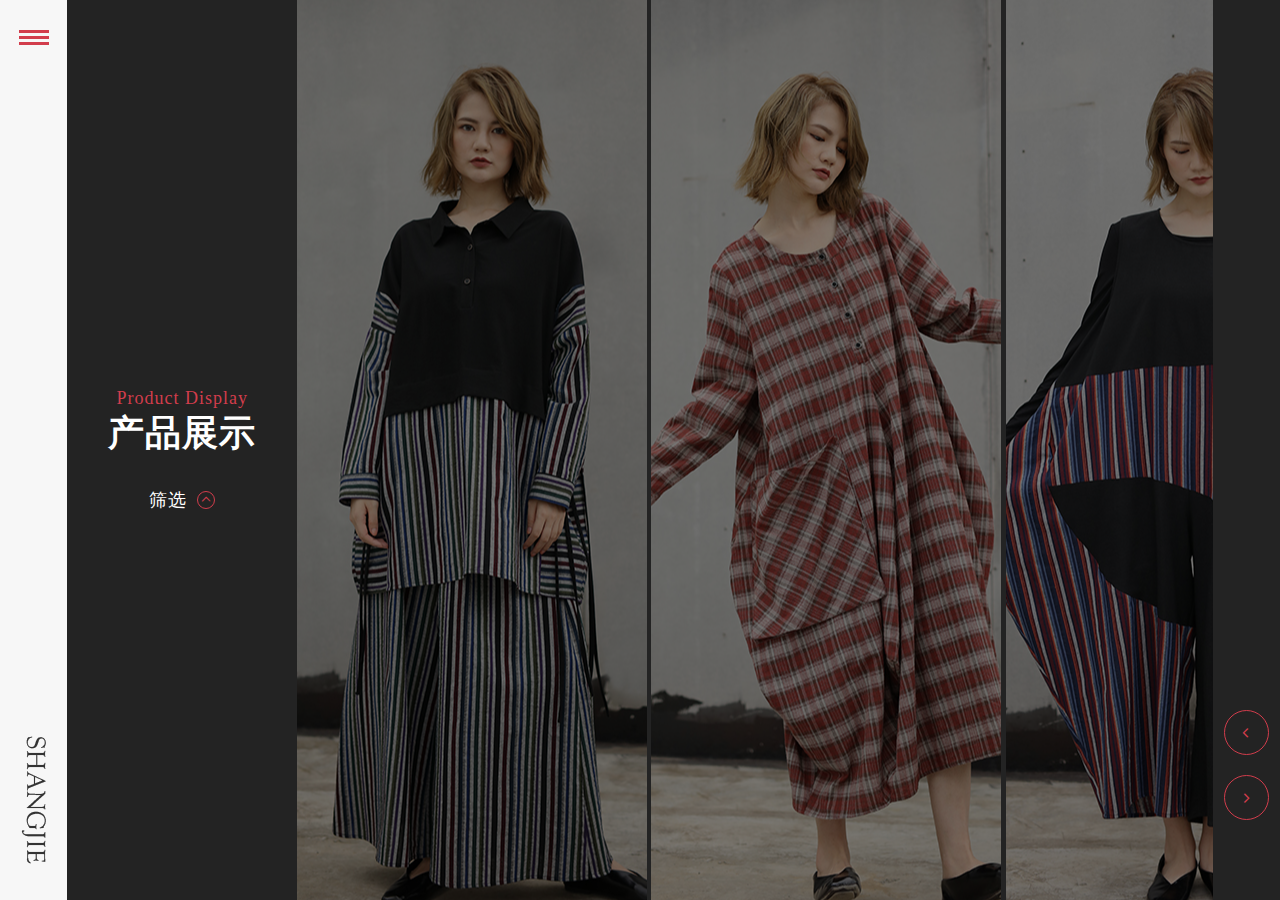
<file: html/products.html>
<!DOCTYPE html>
<html lang="en">

	<head>
		<meta charset="UTF-8">
		<meta name="viewport" content="initial-scale=1, maximum-scale=1, minimum-scale=1, user-scalable=no">
		<title>产品展示</title>
		<script type="text/javascript" src="http://cdn.webfont.youziku.com/wwwroot/js/wf/youziku.api.min.js"></script>
		<script src="../js/swiper-4.3.2.min.js"></script>
		<script src="../js/jquery-1.11.3.min.js"></script>
		<script type="text/javascript" src="../js/fastclick.js"></script>
		<script type="text/javascript" src="../js/rem.js"></script>
		<link rel="stylesheet" href="../css/style.css">
	</head>
	<script type="text/javascript" src="../js/click.js"></script>

	<body data="products">
		<div id="ajax-folio-loader">
			<!-- loading css3 -->
			<div id="followingBallsG">
				<div id="followingBallsG_1" class="followingBallsG">
				</div>
				<div id="followingBallsG_2" class="followingBallsG">
				</div>
				<div id="followingBallsG_3" class="followingBallsG">
				</div>
				<div id="followingBallsG_4" class="followingBallsG">
				</div>
			</div>
		</div>
		<div class="wrapper product-box">
			<div class="nav">
				<div class="menu"><img src="../img/menu.png" alt=""></div>
				<div class="name"><img src="../img/name.png" alt=""></div>
			</div>
			<div class="products">
				<div class="products-text">
					<span>Product Display</span>
					<h1>产品展示</h1>
					<div class="screen">
						<div class="screen-text">筛选</div>
						<div class="iconfont-wrpper">
							<i class="iconfont icon-shangxiajiantou1"></i>
						</div>
					</div>
					<div class="assortment">
						<div class="season">
							季节
							<br />
							<span>2018秋季</span>
							<span>2018夏季</span>
							<span>2018春季</span>
						</div>
						<br />
						<div class="product">
							产品
							<br />
							<span>连衣裙</span>
							<span>套装</span>
							<span>上衣</span>
							<span>裤子</span>
							<span>搭配/配饰</span>
							<span>开衫/外套</span>
						</div>
						<br />
						<div class="color">
							颜色
							<br />
							<span>黑</span>
							<span>白</span>
							<span>红</span>
							<span>蓝</span>
						</div>
						<div class="confirm">确定</div>
					</div>
				</div>
			</div>
			<div class="products-right">
				<div class="products-content">
					<a href="###">
						<div class="products-bg" style="background: url('../img/products-bg1.jpg') no-repeat center center;background-size: cover;">
							<div class="link-wrapper">
								<div class="link-content"><i class="iconfont icon-lianjie"></i></div>
								<br/>
								<p>商品名称</p>
							</div>
						</div>
					</a>
					<a href="###">
						<div class="products-bg" style="background: url('../img/products-bg2.jpg') no-repeat center center;background-size: cover;">
							<div class="link-wrapper">
								<div class="link-content"><i class="iconfont icon-lianjie"></i></div>
								<br/>
								<p>商品名称</p>
							</div>
						</div>
					</a>
					<a href="###">
						<div class="products-bg" style="background: url('../img/products-bg3.jpg') no-repeat center center;background-size: cover;">
							<div class="link-wrapper">
								<div class="link-content"><i class="iconfont icon-lianjie"></i></div>
								<br/>
								<p>商品名称</p>
							</div>
						</div>
					</a>
					<a href="###">
						<div class="products-bg" style="background: url('../img/products-bg4.jpg') no-repeat center center;background-size: cover;">
							<div class="link-wrapper">
								<div class="link-content"><i class="iconfont icon-lianjie"></i></div>
								<br/>
								<p>商品名称</p>
							</div>
						</div>
					</a>
				</div>

			</div>
			<div class="products-nav">
				<div class="btn-wrapper">
					<a href="">
						<div class="radius">
							<i class="iconfont icon-zuoyoujiantou"></i>
						</div>
					</a>
					<a href="">
						<div class="radius">
							<i class="iconfont icon-zuoyoujiantou-copy-copy"></i>
						</div>
					</a>
				</div>
			</div>
		</div>
		<div class="navigation">
			<div class="nav-fork"><img src="../img/nav-fork.png" alt=""></div>
			<a class="logo" href="../index.html"><img src="../img/logo.png" alt=""></a>
			<div class="box">
				<ul class="first-nav">
					<li>
						<a href="../index.html">首页</a>
					</li>
					<li class="click-nav">
						<a href="javascript:void(0)">旗下品牌</a>
						<img src="../img/nav-arrow.png" alt="">
					</li>
					<!--<li>
						<a href="./html/products.html">产品展示</a>
					</li>-->
					<li class="click-nav">
						<a href="javascript:void(0)">视频展示</a>
						<img src="../img/nav-arrow.png" alt="">
					</li>
					<li class="click-nav">
						<a href="javascript:void(0)">走进裳界</a><img src="../img/nav-arrow.png" alt=""></li>
					<li>
						<a href="./join.html">加盟裳界</a>
					</li>
					<li>
						<a href="./question.html">常见问题</a>
					</li>
				</ul>
				<ul class="second-nav">
					<li class="one">
						<a href="javascript:void(0)"><img src="../img/nav-arrow-two.png" alt=""><span>旗下品牌</span></a>
					</li>
					<li class="click-nav-two">
						<a href="javascript:void(0)">九横九竖</a>
						<img src="../img/nav-arrow.png" alt="">
					</li>
					<li class="click-nav-two">
						<a href="javascript:void(0)">阿文至美</a>
						<img src="../img/nav-arrow.png" alt="">
					</li>
					<li class="click-nav-two">
						<a href="javascript:void(0)">宽松时代</a>
						<img src="../img/nav-arrow.png" alt="">
					</li>
				</ul>
				<ul class="second-nav">
					<li class="one">
						<a href="javascript:void(0)"><img src="../img/nav-arrow-two.png" alt=""><span>视频展示</span></a>
					</li>
					<li>
						<a href="./video.html">公司介绍</a>
					</li>
					<li>
						<a href="./video.html">当季主推</a>
					</li>
				</ul>
				<ul class="second-nav">
					<li class="one">
						<a href="javascript:void(0)"><img src="../img/nav-arrow-two.png" alt=""><span>走进裳界</span></a>
					</li>
					<li>
						<a href="./about.html">关于我们</a>
					</li>
					<!--<li>
						<a href="./html/news.html">公司新闻</a>
					</li>-->
					<li>
						<a href="">潮流资讯</a>
					</li>
				</ul>
				<ul class="third-nav">
					<li class="two">
						<a href="javascript:void(0)"><img src="../img/nav-arrow-two.png" alt=""><span>九横九竖</span></a>
					</li>
					<li>
						<a href="./brandStory.html">品牌故事</a>
					</li>
					<li class="click-nav-three">
						<a href="./products.html">产品展示</a>
					</li>
				</ul>
				<ul class="third-nav">
					<li class="two">
						<a href="javascript:void(0)"><img src="../img/nav-arrow-two.png" alt=""><span>阿文至美</span></a>
					</li>
					<li>
						<a href="./brandStory.html">品牌故事</a>
					</li>
					<li class="click-nav-three">
						<a href="./products2.html">产品展示</a>
					</li>
				</ul>
				<ul class="third-nav">
					<li class="two">
						<a href="javascript:void(0)"><img src="../img/nav-arrow-two.png" alt=""><span>宽松时代</span></a>
					</li>
					<li>
						<a href="./brandStory.html">品牌故事</a>
					</li>
					<li class="click-nav-three">
						<a href="./products3.html">产品展示</a>
					</li>
				</ul>
				<!--<div class="footer">
					<div class="brand-logo">
						<a href=""><img src="../img/jiuhengjiushu.png" alt=""></a>
						<a href=""><img src="../img/awenzhimei.png" alt=""></a>
						<a href=""><img src="../img/kuansongshidai.png" alt=""></a>
						<a href=""><img src="../img/awenliwai.png" alt=""></a>
					</div>
					<p>
						©2018 ALL RIGHTS RESERVED.<br> 粤ICP备17132424号
						<br>
						<a href="http://www.2000new.com/">新际网络</a>
						<br>
					</p>
				</div>-->
			</div>
		</div>

	</body>
	<script type="text/javascript" src="../js/nav.js"></script>
	<script>
		//webfont字体
		$youziku.load("body", "db5abd212b814f6a9108042c3cd11527", "SiYuanRegular");
		$youziku.draw();
		//滚动条控制
		var pScroll = document.getElementsByClassName('products-right')
		pScroll[0].onwheel = function(event) {
			event.preventDefault();
			var step = 50;
			if(event.deltaY < 0) {
				this.scrollLeft -= step;
			} else {
				this.scrollLeft += step;
			}
		}

		$(window).load(function() {
			if($(".products-right").width() < $(".products-content").width()) {
				$(".products-right").css("overflow-x", "auto")
			} else {
				$(".products-right").css("overflow-x", "hidden")
			}
		})
		//分类显示隐藏

		$(".screen").click(function() {
			$(this).css("display", "none")
			$(".assortment").css("display", "block")
			$(".confirm").click(function() {
				$(".screen").css("display", "flex")
				$(".assortment").css("display", "none")
			})
		})
		//分类控制
		$(".season span").click(function() {
			$(this).siblings().removeClass("assortment-active")
			$(this).addClass("assortment-active")
		})
		$(".product span").click(function() {
			$(this).siblings().removeClass("assortment-active")
			$(this).addClass("assortment-active")
		})
		$(".color span").click(function() {
			$(this).siblings().removeClass("assortment-active")
			$(this).addClass("assortment-active")
		})

		//ajax
		$(".products-content a").click(function() {
			$.ajax({
				url: "./goods.html",
				success: function() {
					var css = {
						width: "100%"
					}
					$("#ajax-folio-loader").animate(css, 600, reBack)

					function reBack() {
						if(css.width === "100%") {
							$("#followingBallsG").css("display", "block")
							css.width = "0%"
						} else if(css.width === "0%") {
							css.width = "100%"
						}
					}
					setTimeout(function() {
						$("#followingBallsG").css("display", "none")
						$("#ajax-folio-loader").animate(css, 500, reBack)
						window.location.href = "./goods.html"
					}, 2000)
				}

			})
		})
	</script>

</html>
</file>
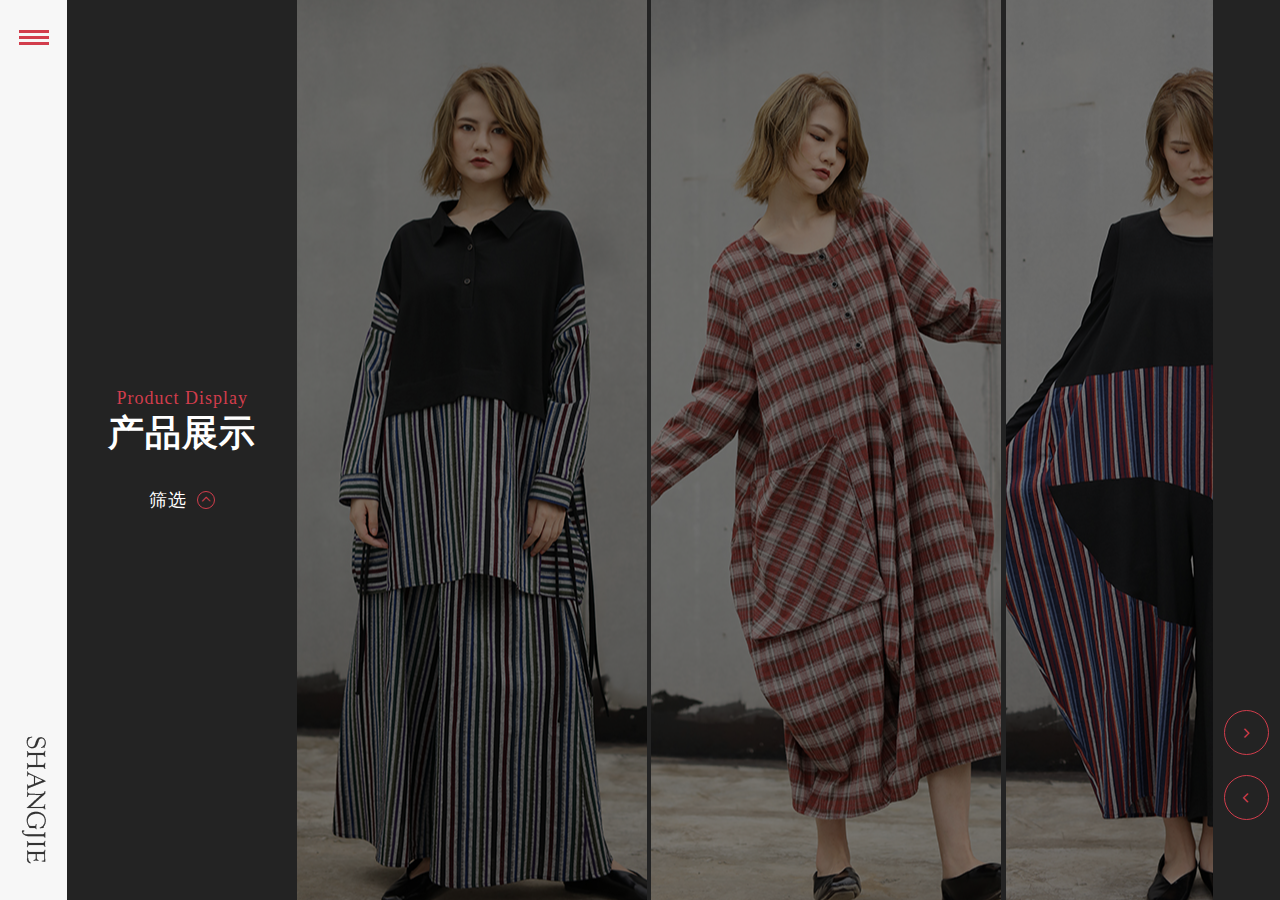
<file: html/products2.html>
<!DOCTYPE html>
<html lang="en">

	<head>
		<meta charset="UTF-8">
		<meta name="viewport" content="initial-scale=1, maximum-scale=1, minimum-scale=1, user-scalable=no">
		<title>产品展示</title>
		<script type="text/javascript" src="http://cdn.webfont.youziku.com/wwwroot/js/wf/youziku.api.min.js"></script>
		<script src="../js/swiper-4.3.2.min.js"></script>
		<script src="../js/jquery-1.11.3.min.js"></script>
		<script type="text/javascript" src="../js/fastclick.js"></script>
		<script type="text/javascript" src="../js/rem.js"></script>
		<link rel="stylesheet" href="../css/style.css">
	</head>
	<script type="text/javascript" src="../js/click.js"></script>

	<body data="products">
		<div id="ajax-folio-loader">
			<!-- loading css3 -->
			<div id="followingBallsG">
				<div id="followingBallsG_1" class="followingBallsG">
				</div>
				<div id="followingBallsG_2" class="followingBallsG">
				</div>
				<div id="followingBallsG_3" class="followingBallsG">
				</div>
				<div id="followingBallsG_4" class="followingBallsG">
				</div>
			</div>
		</div>
		<div class="wrapper product-box">
			<div class="nav">
				<div class="menu"><img src="../img/menu.png" alt=""></div>
				<div class="name"><img src="../img/name.png" alt=""></div>
			</div>
			<div class="products">
				<div class="products-text">
					<span>Product Display</span>
					<h1>产品展示</h1>
					<div class="screen">
						<div class="screen-text">筛选</div>
						<div class="iconfont-wrpper">
							<i class="iconfont icon-shangxiajiantou1"></i>
						</div>
					</div>
					<div class="assortment">
						<div class="season">
							季节
							<br />
							<span>2018秋季</span>
							<span>2018夏季</span>
							<span>2018春季</span>
						</div>
						<br />
						<div class="product">
							产品
							<br />
							<span>连衣裙</span>
							<span>套装</span>
							<span>上衣</span>
							<span>裤子</span>
							<span>搭配/配饰</span>
							<span>开衫/外套</span>
						</div>
						<br />
						<div class="color">
							颜色
							<br />
							<span>黑</span>
							<span>白</span>
							<span>红</span>
							<span>蓝</span>
						</div>
						<div class="confirm">确定</div>
					</div>
				</div>
			</div>
			<div class="products-right">
				<div class="products-content">
					<a href="###">
						<div class="products-bg" style="background: url('../img/products-bg1.jpg') no-repeat center center;background-size: cover;">
							<div class="link-wrapper">
								<div class="link-content"><i class="iconfont icon-lianjie"></i></div>
								<br/>
								<p>商品名称</p>
							</div>
						</div>
					</a>
					<a href="###">
						<div class="products-bg" style="background: url('../img/products-bg2.jpg') no-repeat center center;background-size: cover;">
							<div class="link-wrapper">
								<div class="link-content"><i class="iconfont icon-lianjie"></i></div>
								<br/>
								<p>商品名称</p>
							</div>
						</div>
					</a>
					<a href="###">
						<div class="products-bg" style="background: url('../img/products-bg3.jpg') no-repeat center center;background-size: cover;">
							<div class="link-wrapper">
								<div class="link-content"><i class="iconfont icon-lianjie"></i></div>
								<br/>
								<p>商品名称</p>
							</div>
						</div>
					</a>
					<a href="###">
						<div class="products-bg" style="background: url('../img/products-bg4.jpg') no-repeat center center;background-size: cover;">
							<div class="link-wrapper">
								<div class="link-content"><i class="iconfont icon-lianjie"></i></div>
								<br/>
								<p>商品名称</p>
							</div>
						</div>
					</a>
				</div>

			</div>
			<div class="products-nav">
				<div class="btn-wrapper">
					<a href="">
						<div class="radius">
							<i class="iconfont icon-zuoyoujiantou-copy-copy"></i>
						</div>
					</a>
					<a href="">
						<div class="radius">
							<i class="iconfont icon-zuoyoujiantou"></i>
						</div>
					</a>
				</div>
			</div>
		</div>
		<div class="navigation">
			<div class="nav-fork"><img src="../img/nav-fork.png" alt=""></div>
			<a class="logo" href="../index.html"><img src="../img/logo.png" alt=""></a>
			<div class="box">
				<ul class="first-nav">
					<li>
						<a href="../index.html">首页</a>
					</li>
					<li class="click-nav">
						<a href="javascript:void(0)">旗下品牌</a>
						<img src="../img/nav-arrow.png" alt="">
					</li>
					<!--<li>
						<a href="./html/products.html">产品展示</a>
					</li>-->
					<li class="click-nav">
						<a href="javascript:void(0)">视频展示</a>
						<img src="../img/nav-arrow.png" alt="">
					</li>
					<li class="click-nav">
						<a href="javascript:void(0)">走进裳界</a><img src="../img/nav-arrow.png" alt=""></li>
					<li>
						<a href="./join.html">加盟裳界</a>
					</li>
					<li>
						<a href="./question.html">常见问题</a>
					</li>
				</ul>
				<ul class="second-nav">
					<li class="one">
						<a href="javascript:void(0)"><img src="../img/nav-arrow-two.png" alt=""><span>旗下品牌</span></a>
					</li>
					<li class="click-nav-two">
						<a href="javascript:void(0)">九横九竖</a>
						<img src="../img/nav-arrow.png" alt="">
					</li>
					<li class="click-nav-two">
						<a href="javascript:void(0)">阿文至美</a>
						<img src="../img/nav-arrow.png" alt="">
					</li>
					<li class="click-nav-two">
						<a href="javascript:void(0)">宽松时代</a>
						<img src="../img/nav-arrow.png" alt="">
					</li>
				</ul>
				<ul class="second-nav">
					<li class="one">
						<a href="javascript:void(0)"><img src="../img/nav-arrow-two.png" alt=""><span>视频展示</span></a>
					</li>
					<li>
						<a href="./video.html">公司介绍</a>
					</li>
					<li>
						<a href="./video.html">当季主推</a>
					</li>
				</ul>
				<ul class="second-nav">
					<li class="one">
						<a href="javascript:void(0)"><img src="../img/nav-arrow-two.png" alt=""><span>走进裳界</span></a>
					</li>
					<li>
						<a href="./about.html">关于我们</a>
					</li>
					<!--<li>
						<a href="./html/news.html">公司新闻</a>
					</li>-->
					<li>
						<a href="">潮流资讯</a>
					</li>
				</ul>
				<ul class="third-nav">
					<li class="two">
						<a href="javascript:void(0)"><img src="../img/nav-arrow-two.png" alt=""><span>九横九竖</span></a>
					</li>
					<li>
						<a href="./brandStory.html">品牌故事</a>
					</li>
					<li class="click-nav-three">
						<a href="./products.html">产品展示</a>
					</li>
				</ul>
				<ul class="third-nav">
					<li class="two">
						<a href="javascript:void(0)"><img src="../img/nav-arrow-two.png" alt=""><span>阿文至美</span></a>
					</li>
					<li>
						<a href="./brandStory.html">品牌故事</a>
					</li>
					<li class="click-nav-three">
						<a href="./products2.html">产品展示</a>
					</li>
				</ul>
				<ul class="third-nav">
					<li class="two">
						<a href="javascript:void(0)"><img src="../img/nav-arrow-two.png" alt=""><span>宽松时代</span></a>
					</li>
					<li>
						<a href="./brandStory.html">品牌故事</a>
					</li>
					<li class="click-nav-three">
						<a href="./products3.html">产品展示</a>
					</li>
				</ul>
				<!--<div class="footer">
					<div class="brand-logo">
						<a href=""><img src="../img/jiuhengjiushu.png" alt=""></a>
						<a href=""><img src="../img/awenzhimei.png" alt=""></a>
						<a href=""><img src="../img/kuansongshidai.png" alt=""></a>
						<a href=""><img src="../img/awenliwai.png" alt=""></a>
					</div>
					<p>
						©2018 ALL RIGHTS RESERVED.<br> 粤ICP备17132424号
						<br>
						<a href="http://www.2000new.com/">新际网络</a>
						<br>
					</p>
				</div>-->
			</div>
		</div>

	</body>
	<script type="text/javascript" src="../js/nav.js"></script>
	<script>
		//webfont字体
		$youziku.load("body", "db5abd212b814f6a9108042c3cd11527", "SiYuanRegular");
		$youziku.draw();
		//滚动条控制
		var pScroll = document.getElementsByClassName('products-right')
		pScroll[0].onwheel = function(event) {
			event.preventDefault();
			var step = 50;
			if(event.deltaY < 0) {
				this.scrollLeft -= step;
			} else {
				this.scrollLeft += step;
			}
		}

		$(window).load(function() {
			if($(".products-right").width() < $(".products-content").width()) {
				$(".products-right").css("overflow-x", "auto")
			} else {
				$(".products-right").css("overflow-x", "hidden")
			}
		})
		//分类显示隐藏

		$(".screen").click(function() {
			$(this).css("display", "none")
			$(".assortment").css("display", "block")
			$(".confirm").click(function() {
				$(".screen").css("display", "flex")
				$(".assortment").css("display", "none")
			})
		})
		//分类控制
		$(".season span").click(function() {
			$(this).siblings().removeClass("assortment-active")
			$(this).addClass("assortment-active")
		})
		$(".product span").click(function() {
			$(this).siblings().removeClass("assortment-active")
			$(this).addClass("assortment-active")
		})
		$(".color span").click(function() {
			$(this).siblings().removeClass("assortment-active")
			$(this).addClass("assortment-active")
		})

		//ajax
		$(".products-content a").click(function() {
			$.ajax({
				url: "./goods.html",
				success: function() {
					var css = {
						width: "100%"
					}
					$("#ajax-folio-loader").animate(css, 600, reBack)

					function reBack() {
						if(css.width === "100%") {
							$("#followingBallsG").css("display", "block")
							css.width = "0%"
						} else if(css.width === "0%") {
							css.width = "100%"
						}
					}
					setTimeout(function() {
						$("#followingBallsG").css("display", "none")
						$("#ajax-folio-loader").animate(css, 500, reBack)
						window.location.href = "./goods.html"
					}, 2000)
				}

			})
		})
	</script>

</html>
</file>
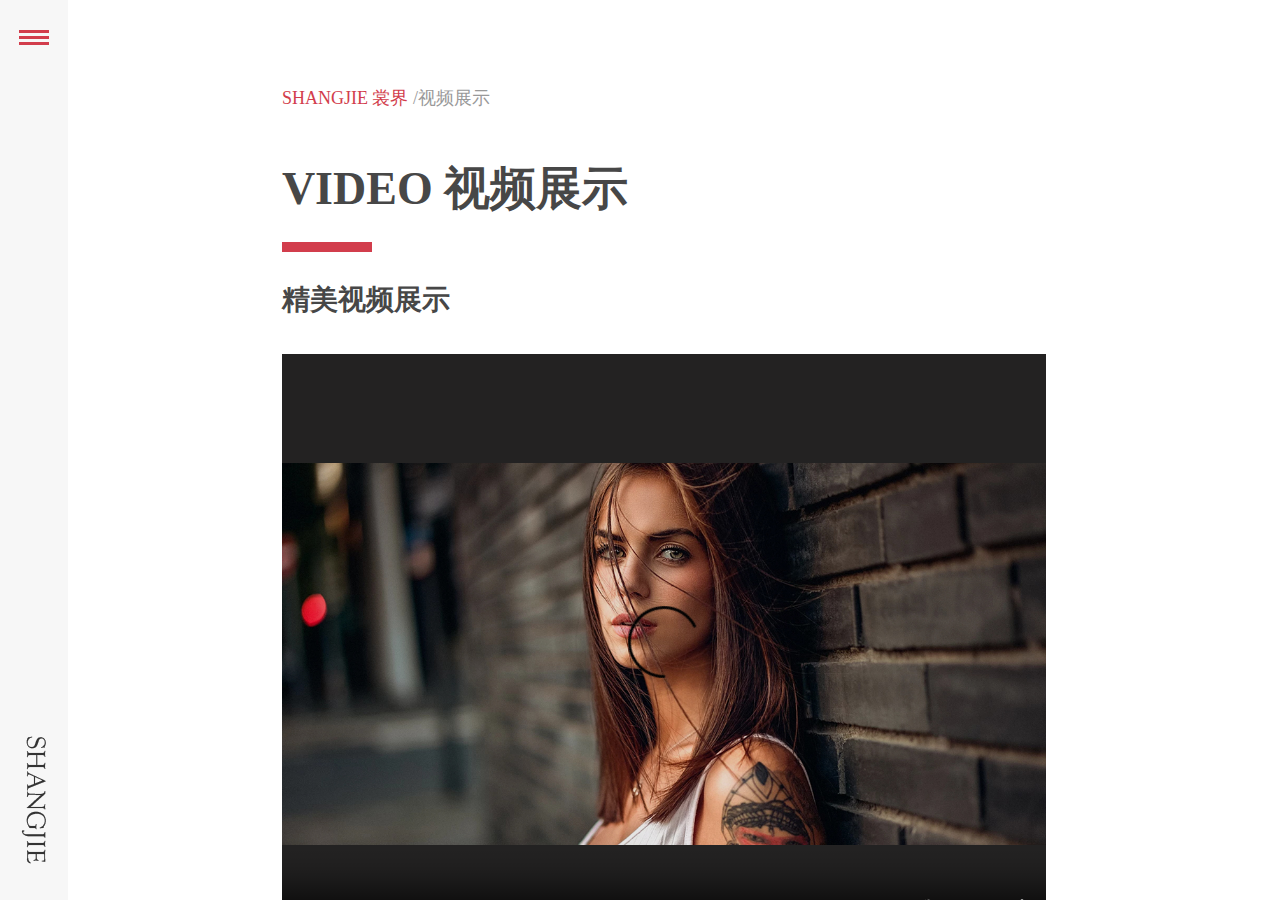
<file: html/video.html>
<!DOCTYPE html>
<html lang="en">

	<head>
		<meta charset="UTF-8">
		<meta name="viewport" content="initial-scale=1, maximum-scale=1, minimum-scale=1, user-scalable=no">
		<title>视频展示</title>
		<script type="text/javascript" src="http://cdn.webfont.youziku.com/wwwroot/js/wf/youziku.api.min.js"></script>
		<script src="../js/swiper-4.3.2.min.js"></script>
		<script src="../js/jquery-1.11.3.min.js"></script>
		<script type="text/javascript" src="../js/fastclick.js"></script>
		<script type="text/javascript" src="../js/rem.js"></script>
		<link rel="stylesheet" href="../css/style.css">
	</head>
	<script type="text/javascript" src="../js/click.js"></script>

	<body data="video">
		<div class="wrapper">
			<div class="nav">
				<div class="menu"><img src="../img/menu.png" alt=""></div>
				<div class="name"><img src="../img/name.png" alt=""></div>
			</div>
			<div class="page">
				<div class="page-nav">
					<a href="../index.html">SHANGJIE 裳界</a>
					/视频展示
				</div>
				<h1>VIDEO  视频展示</h1>
				<div class="border"></div>
				<div class="video-wrapper">
					<h2>精美视频展示</h2>
					<br />
					<video src="../video/show.mp4" width="100%" height="600" type="video/mp4" controls="controls" poster="../img/video-bg1.jpg" preload="none"></video>
				</div>
				<br />
				<div class="small-border"></div>
				<br />
				<div class="video-wrapper">
					<h2>精美视频展示</h2>
					<br />
					<video src="../video/show.mp4" width="100%" height="600" type="video/mp4" controls="controls" poster="../img/video-bg2.jpg" preload="none"></video>
				</div>
				<br />
				<div class="small-border"></div>
				<br />
				<div class="video-wrapper">
					<h2>精美视频展示</h2>
					<br />
					<video src="../video/show.mp4" width="100%" height="600" type="video/mp4" controls="controls" poster="../img/video-bg3.jpg" preload="none"></video>
				</div>
				<div class="small-border"></div>
				<div class="radius-wrapper">
					<div class="radius">
						<i class="iconfont icon-shangxiajiantou1"></i>
					</div>
				</div>
			</div>
		</div>
		<div class="navigation">
			<div class="nav-fork"><img src="../img/nav-fork.png" alt=""></div>
			<a class="logo" href="../index.html"><img src="../img/logo.png" alt=""></a>
			<div class="box">
				<ul class="first-nav">
					<li>
						<a href="../index.html">首页</a>
					</li>
					<li class="click-nav">
						<a href="javascript:void(0)">旗下品牌</a>
						<img src="../img/nav-arrow.png" alt="">
					</li>
					<!--<li>
						<a href="./html/products.html">产品展示</a>
					</li>-->
					<li class="click-nav">
						<a href="javascript:void(0)">视频展示</a>
						<img src="../img/nav-arrow.png" alt="">
					</li>
					<li class="click-nav">
						<a href="javascript:void(0)">走进裳界</a><img src="../img/nav-arrow.png" alt=""></li>
					<li>
						<a href="./join.html">加盟裳界</a>
					</li>
					<li>
						<a href="./question.html">常见问题</a>
					</li>
				</ul>
				<ul class="second-nav">
					<li class="one">
						<a href="javascript:void(0)"><img src="../img/nav-arrow-two.png" alt=""><span>旗下品牌</span></a>
					</li>
					<li class="click-nav-two">
						<a href="javascript:void(0)">九横九竖</a>
						<img src="../img/nav-arrow.png" alt="">
					</li>
					<li class="click-nav-two">
						<a href="javascript:void(0)">阿文至美</a>
						<img src="../img/nav-arrow.png" alt="">
					</li>
					<li class="click-nav-two">
						<a href="javascript:void(0)">宽松时代</a>
						<img src="../img/nav-arrow.png" alt="">
					</li>
				</ul>
				<ul class="second-nav">
					<li class="one">
						<a href="javascript:void(0)"><img src="../img/nav-arrow-two.png" alt=""><span>视频展示</span></a>
					</li>
					<li>
						<a href="./video.html">公司介绍</a>
					</li>
					<li>
						<a href="./video.html">当季主推</a>
					</li>
				</ul>
				<ul class="second-nav">
					<li class="one">
						<a href="javascript:void(0)"><img src="../img/nav-arrow-two.png" alt=""><span>走进裳界</span></a>
					</li>
					<li>
						<a href="./about.html">关于我们</a>
					</li>
					<!--<li>
						<a href="./html/news.html">公司新闻</a>
					</li>-->
					<li>
						<a href="">潮流资讯</a>
					</li>
				</ul>
				<ul class="third-nav">
					<li class="two">
						<a href="javascript:void(0)"><img src="../img/nav-arrow-two.png" alt=""><span>九横九竖</span></a>
					</li>
					<li>
						<a href="./brandStory.html">品牌故事</a>
					</li>
					<li class="click-nav-three">
						<a href="./products.html">产品展示</a>
					</li>
				</ul>
				<ul class="third-nav">
					<li class="two">
						<a href="javascript:void(0)"><img src="../img/nav-arrow-two.png" alt=""><span>阿文至美</span></a>
					</li>
					<li>
						<a href="./brandStory.html">品牌故事</a>
					</li>
					<li class="click-nav-three">
						<a href="./products2.html">产品展示</a>
					</li>
				</ul>
				<ul class="third-nav">
					<li class="two">
						<a href="javascript:void(0)"><img src="../img/nav-arrow-two.png" alt=""><span>宽松时代</span></a>
					</li>
					<li>
						<a href="./brandStory.html">品牌故事</a>
					</li>
					<li class="click-nav-three">
						<a href="./products3.html">产品展示</a>
					</li>
				</ul>
				<!--<ul class="fouth-nav">
					<li class="three">
						<a href="javascript:void(0)"><img src="../img/nav-arrow-two.png" alt=""><span>产品展示</span></a>
					</li>
					<li>
						<a href="./products.html">季节</a>
					</li>
					<li>
						<a href="./products2.html">品类</a>
					</li>
					<li>
						<a href="./products3.html">系列</a>
					</li>
				</ul>
				<ul class="fouth-nav">
					<li class="three">
						<a href="javascript:void(0)"><img src="../img/nav-arrow-two.png" alt=""><span>产品展示</span></a>
					</li>
					<li>
						<a href="./products.html">季节</a>
					</li>
					<li>
						<a href="./products2.html">品类</a>
					</li>
					<li>
						<a href="./products3.html">系列</a>
					</li>
				</ul>
				<ul class="fouth-nav">
					<li class="three">
						<a href="javascript:void(0)"><img src="../img/nav-arrow-two.png" alt=""><span>产品展示</span></a>
					</li>
					<li>
						<a href="./products.html">季节</a>
					</li>
					<li>
						<a href="./products2.html">品类</a>
					</li>
					<li>
						<a href="./products3.html">系列</a>
					</li>
				</ul>-->
				<!--<div class="footer">
					<div class="brand-logo">
						<a href=""><img src="../img/jiuhengjiushu.png" alt=""></a>
						<a href=""><img src="../img/awenzhimei.png" alt=""></a>
						<a href=""><img src="../img/kuansongshidai.png" alt=""></a>
						<a href=""><img src="../img/awenliwai.png" alt=""></a>
					</div>
					<p>
						©2018 ALL RIGHTS RESERVED.<br> 粤ICP备17132424号
						<br>
						<a href="http://www.2000new.com/">新际网络</a>
						<br>
					</p>
				</div>-->
			</div>
		</div>

	</body>
	<script type="text/javascript" src="../js/nav.js"></script>
	<script>
		//webfont字体
		$youziku.load("body", "db5abd212b814f6a9108042c3cd11527", "SiYuanRegular");
		$youziku.draw();
		//返回顶部
		$(".wrapper .page .radius-wrapper").click(function() {
			$(".page").animate({
				scrollTop: 0
			}, 500);
		})
	</script>

</html>
</file>
<file: css/style.css>
@import "./swiper-4.3.2.min.css";
@import "./animate.css";
@import "./iconfont.css";
@import "./index.css";
</file>
